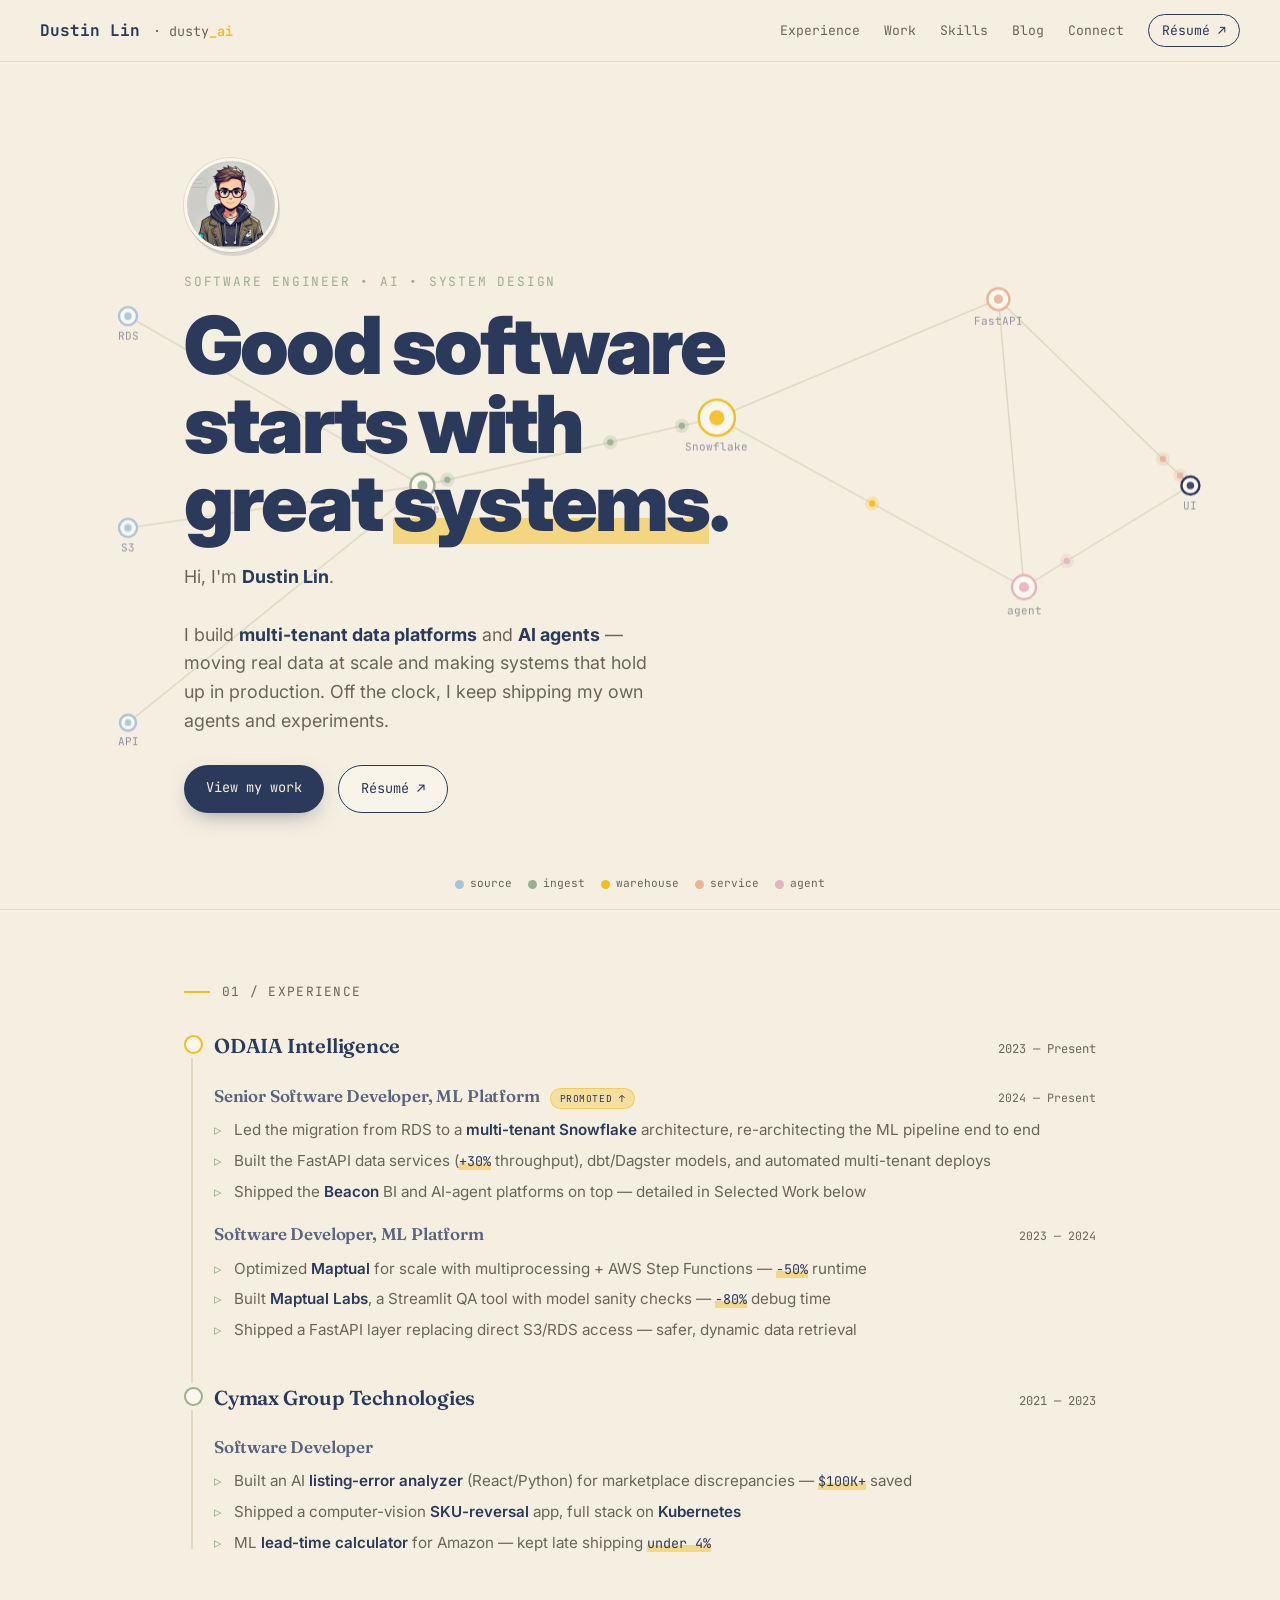
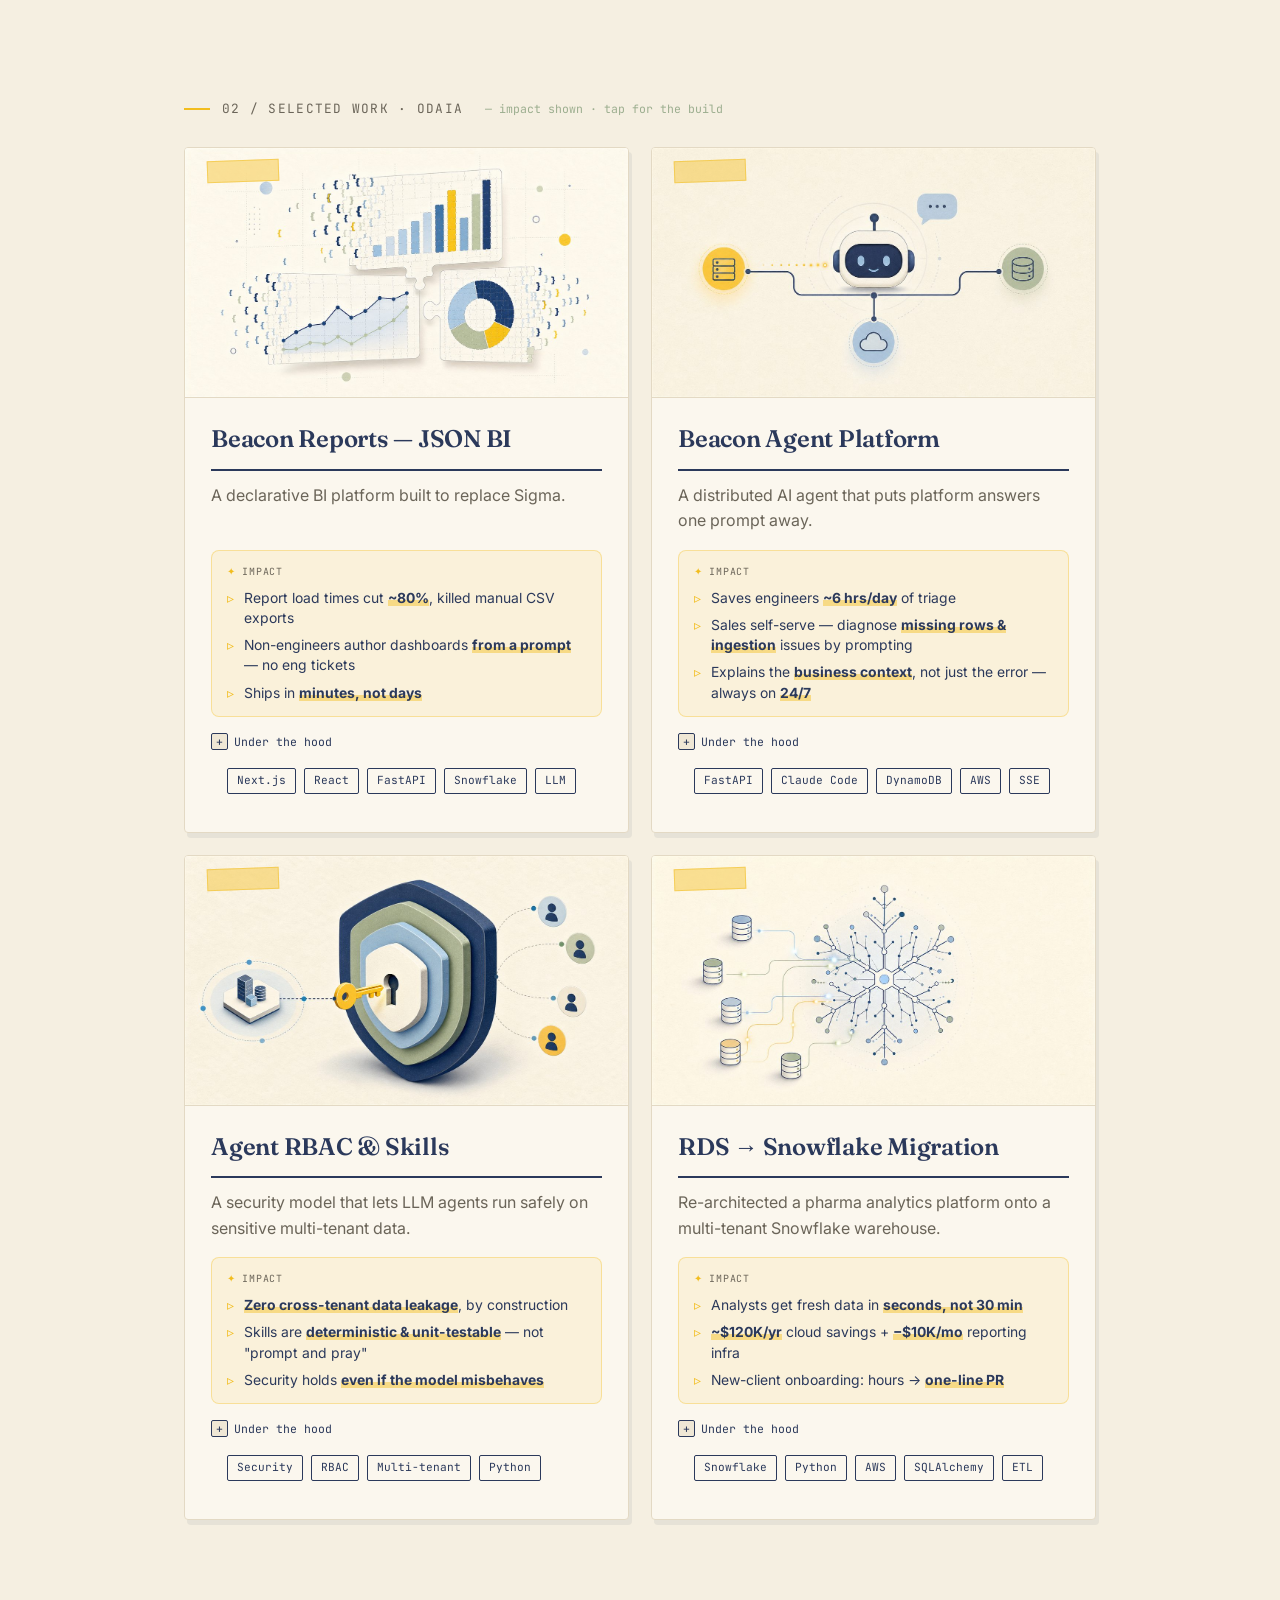
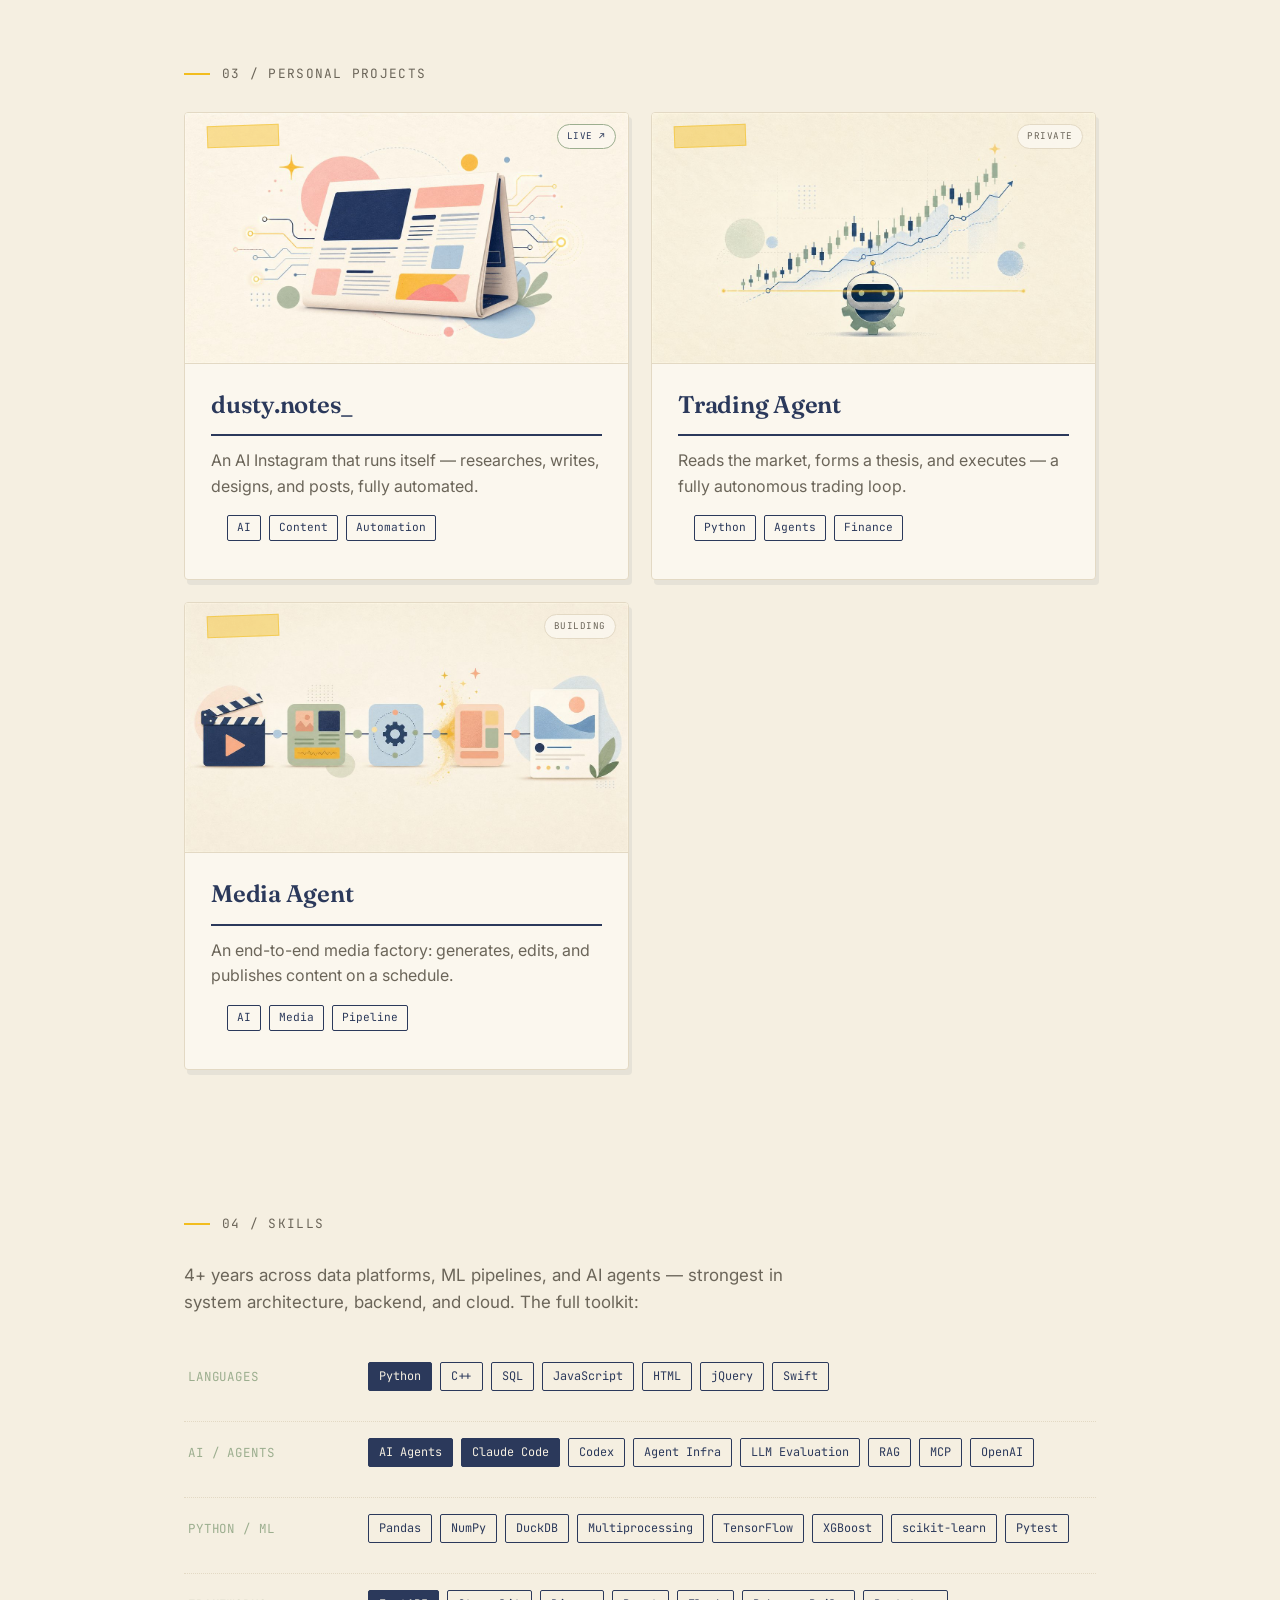
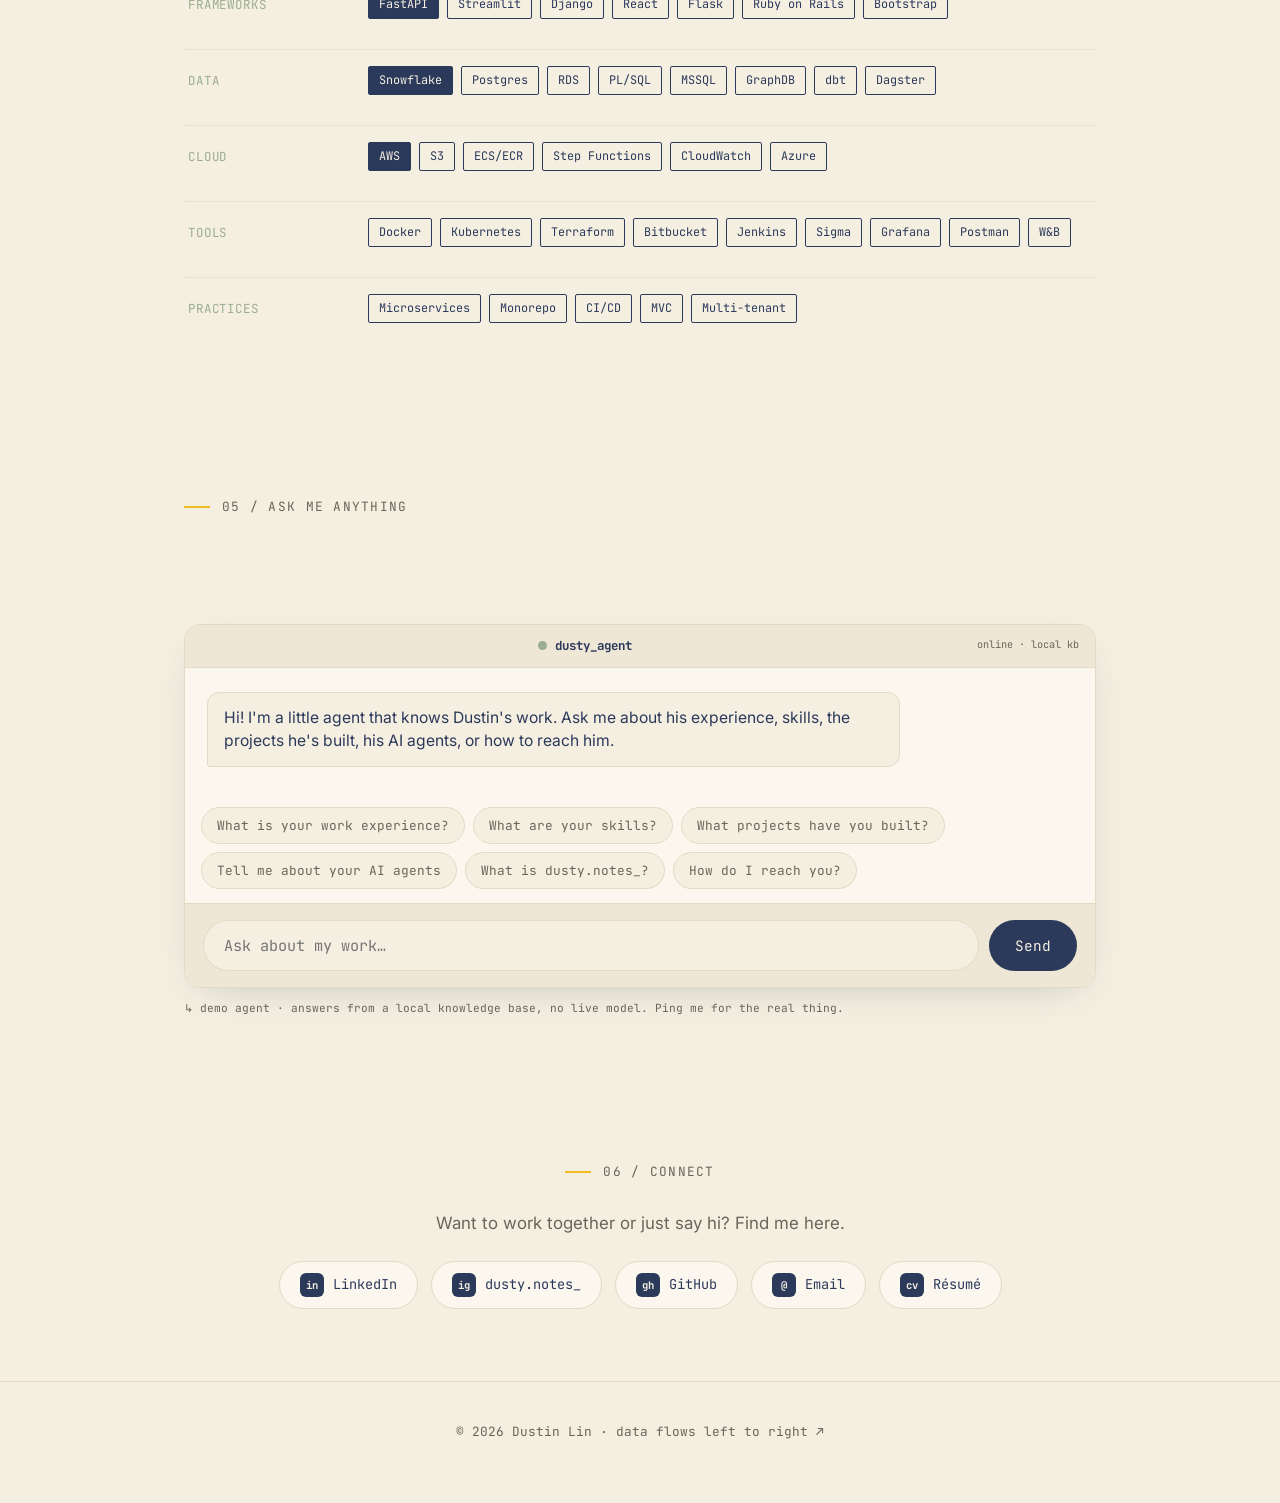
<file: index.html>
<!DOCTYPE html>
<html lang="en">
<head>
  <meta charset="UTF-8" />
  <meta name="viewport" content="width=device-width, initial-scale=1.0" />
  <title>Dustin Lin — Software Engineer · AI, Backend &amp; System Design</title>
  <meta name="description" content="Dustin Lin — software engineer passionate about AI, backend engineering, and system design. Senior Software Engineer on ML Platform at ODAIA." />
  <link rel="preconnect" href="https://fonts.googleapis.com" />
  <link rel="preconnect" href="https://fonts.gstatic.com" crossorigin />
  <link rel="stylesheet" href="https://fonts.googleapis.com/css2?family=Fraunces:opsz,wght@9..144,500;9..144,600;9..144,700&family=Inter:wght@400;500;600;700;800;900&family=JetBrains+Mono:wght@400;500;700&display=swap" />
  <link rel="stylesheet" href="theme.css" />
  <script>document.documentElement.classList.add('anim')</script>
  <style>
    *{box-sizing:border-box;margin:0;padding:0;}
    html{scroll-behavior:smooth;}
    body{font-family:var(--sans);color:var(--ink);background:var(--paper);-webkit-font-smoothing:antialiased;line-height:1.6;overflow-x:hidden;}
    a{color:inherit;text-decoration:none;}

    .nav{position:sticky;top:0;z-index:20;display:flex;align-items:center;justify-content:space-between;
      padding:14px clamp(18px,4vw,40px);background:rgba(245,239,225,.8);backdrop-filter:blur(8px);border-bottom:1px solid var(--border);}
    .nav .brand{font-family:var(--mono);font-weight:700;}.nav .brand b{color:var(--highlight);}
    .nav .links{display:flex;align-items:center;gap:clamp(12px,2.4vw,24px);}
    .nav .links a{font-family:var(--mono);font-size:.82rem;color:var(--graphite);}
    .nav .links a:hover{color:var(--ink);}
    .nav .resume{border:1px solid var(--ink);border-radius:100px;padding:5px 13px;color:var(--ink)!important;}
    .nav .resume:hover{background:var(--ink);color:var(--paper)!important;}
    .nav__menu{display:none;background:none;border:none;cursor:pointer;font-size:1.4rem;line-height:1;color:var(--ink);padding:2px 6px;font-family:var(--mono);}
    @media(max-width:640px){
      .nav__menu{display:inline-flex;}
      .nav .links{position:absolute;top:100%;left:0;right:0;flex-direction:column;align-items:stretch;gap:0;
        background:var(--paper);border-bottom:1px solid var(--border);padding:6px 0 10px;box-shadow:0 14px 26px -16px rgba(43,57,91,.4);display:none;}
      .nav.open .links{display:flex;}
      .nav .links a{padding:11px clamp(18px,4vw,40px);}
      .nav .resume{margin:8px clamp(18px,4vw,40px) 2px;text-align:center;}
    }

    /* HERO */
    .hero{position:relative;min-height:calc(100vh - 52px);min-height:calc(100svh - 52px);display:flex;align-items:center;overflow:hidden;
      border-bottom:1px solid var(--border);}
    #arch{position:absolute;inset:0;width:100%;height:100%;display:block;}
    @media(max-width:680px){#arch{opacity:.4;}}
    .hero__inner{position:relative;z-index:2;max-width:var(--max);margin:0 auto;padding:0 clamp(20px,5vw,24px);width:100%;pointer-events:none;}
    .hero__avatar{width:94px;height:94px;border-radius:50%;object-fit:cover;display:block;background:var(--card);
      border:3px solid var(--card);box-shadow:2px 4px 0 rgba(43,57,91,.14),0 0 0 1px var(--border);margin-bottom:20px;}
    .hero__eyebrow{font-family:var(--mono);font-size:.8rem;letter-spacing:.14em;text-transform:uppercase;color:var(--sage);margin-bottom:14px;}
    .hero h1{font-size:clamp(2.6rem,8vw,5rem);font-weight:900;line-height:.98;letter-spacing:-.035em;max-width:14ch;}
    .hero h1 em{font-style:normal;color:var(--ink);position:relative;}
    .hero h1 em::after{content:"";position:absolute;left:0;right:0;bottom:.08em;height:.32em;background:rgba(242,189,30,.5);z-index:-1;}
    .hero__sub{margin-top:22px;font-size:1.12rem;color:var(--graphite);max-width:44ch;}
    .hero__sub b{color:var(--ink);}
    .hero__cta{display:flex;gap:14px;margin-top:30px;flex-wrap:wrap;pointer-events:auto;}
    .btn{font-family:var(--mono);font-size:.85rem;padding:12px 22px;border-radius:100px;transition:transform .15s;cursor:pointer;}
    .btn:hover{transform:translateY(-2px);}
    .btn--p{background:var(--ink);color:var(--paper);box-shadow:0 8px 22px -8px rgba(43,57,91,.5);}
    .btn--g{border:1px solid var(--ink);background:rgba(251,247,238,.6);}
    .legend{position:absolute;bottom:16px;left:0;right:0;z-index:2;display:flex;gap:16px;justify-content:center;flex-wrap:wrap;
      font-family:var(--mono);font-size:.7rem;color:var(--graphite);pointer-events:none;}
    .legend span{display:flex;align-items:center;gap:6px;}
    .legend i{width:9px;height:9px;border-radius:50%;display:block;}
    /* hero node tooltip */
    .tip{position:absolute;z-index:3;pointer-events:none;transform:translate(-50%,-100%);
      background:var(--ink);color:var(--paper);font-family:var(--mono);font-size:.72rem;line-height:1.4;
      padding:8px 11px;border-radius:8px;max-width:210px;box-shadow:0 10px 26px -12px rgba(43,57,91,.6);
      opacity:0;transition:opacity .14s;margin-top:-12px;}
    .tip::after{content:"";position:absolute;left:50%;bottom:-5px;transform:translateX(-50%) rotate(45deg);
      width:10px;height:10px;background:var(--ink);border-radius:2px;}
    .tip b{color:var(--highlight);}
    .tip.show{opacity:1;}
    .tip small{display:block;color:var(--sky);opacity:.85;margin-top:3px;font-size:.64rem;}

    main{max-width:var(--max);margin:0 auto;padding:0 clamp(20px,5vw,24px);}
    section{padding:72px 0;}
    .stitle{font-family:var(--mono);font-size:.8rem;letter-spacing:.1em;text-transform:uppercase;color:var(--graphite);
      display:flex;align-items:center;gap:12px;margin-bottom:28px;}
    .stitle::before{content:"";width:26px;height:2px;background:var(--highlight);}
    .prose{color:var(--graphite);max-width:60ch;font-size:1.06rem;}.prose strong{color:var(--ink);}
    .tags{display:flex;flex-wrap:wrap;gap:9px;margin-top:22px;}
    .tags li{list-style:none;font-family:var(--mono);font-size:.75rem;padding:5px 12px;background:var(--card);border:1px solid var(--border);border-radius:100px;color:var(--graphite);}
    /* skills matrix */
    .skills{display:flex;flex-direction:column;}
    .skillrow{display:grid;grid-template-columns:140px 1fr;gap:24px;align-items:start;padding:16px 4px;border-bottom:1px dotted var(--border);}
    .skillrow:last-child{border-bottom:none;}
    .skillcat{font-family:var(--mono);font-size:.78rem;color:var(--sage);text-transform:uppercase;letter-spacing:.07em;padding-top:5px;}
    .skillrow .chips{margin-top:0;gap:8px;}
    .skillrow .chips li{font-size:.74rem;padding:4px 10px;}
    @media(max-width:600px){.skillrow{grid-template-columns:1fr;gap:10px;}}

    .timeline{position:relative;display:flex;flex-direction:column;gap:40px;padding-left:30px;}
    .timeline::before{content:"";position:absolute;left:7px;top:6px;bottom:6px;width:2px;background:var(--border);}
    .job{position:relative;}
    .job::before{content:"";position:absolute;left:-30px;top:5px;width:15px;height:15px;border-radius:50%;
      background:var(--card);border:2.5px solid var(--sage);box-shadow:0 0 0 4px var(--paper);}
    .job--now::before{border-color:var(--highlight);}
    .job__co-head{display:flex;flex-wrap:wrap;align-items:baseline;gap:10px;margin-bottom:2px;}
    .job__co-name{font-family:var(--serif);font-size:1.26rem;font-weight:600;letter-spacing:-.01em;color:var(--ink);}
    .job__yr{font-family:var(--mono);font-size:.76rem;color:var(--graphite);margin-left:auto;}
    .role{padding-top:17px;}
    .role:first-of-type{padding-top:6px;}
    .role__top{display:flex;flex-wrap:wrap;align-items:baseline;gap:10px;}
    .job__role{font-family:var(--serif);font-size:1.06rem;font-weight:600;letter-spacing:-.01em;color:var(--ink-soft);}
    .role__yr{font-family:var(--mono);font-size:.72rem;color:var(--graphite);margin-left:auto;}
    .job__promo{font-family:var(--mono);font-size:.6rem;text-transform:uppercase;letter-spacing:.06em;color:var(--ink);
      background:rgba(242,189,30,.32);border:1px solid rgba(242,189,30,.55);border-radius:100px;padding:2px 9px;}
    .ach{list-style:none;margin-top:10px;display:flex;flex-direction:column;gap:8px;}
    .ach li{position:relative;padding-left:20px;color:var(--graphite);font-size:.95rem;line-height:1.5;}
    .ach li::before{content:"▹";position:absolute;left:0;top:0;color:var(--sage);}
    .ach b{color:var(--ink);font-weight:600;}
    .ach em{font-style:normal;font-family:var(--mono);font-size:.84rem;color:var(--ink);white-space:nowrap;
      box-shadow:inset 0 -7px 0 rgba(242,189,30,.45);}
    @media(max-width:600px){.job__yr,.role__yr{margin-left:0;}}

    .grid{display:grid;grid-template-columns:repeat(auto-fill,minmax(380px,1fr));gap:22px;}
    @media(max-width:820px){.grid{grid-template-columns:1fr;}}
    .card{background:var(--card);border:1px solid var(--border);border-radius:4px;overflow:hidden;display:flex;flex-direction:column;
      box-shadow:3px 5px 0 rgba(43,57,91,.07);transition:transform .18s,box-shadow .2s;}
    .card:hover{transform:translateY(-4px)!important;box-shadow:6px 10px 0 rgba(43,57,91,.11);}
    .card .media{aspect-ratio:16/9;border-bottom:1px solid var(--border);background:var(--paper2);position:relative;}
    .card .media img{width:100%;height:100%;object-fit:cover;display:block;}
    .card .media::after{content:"";position:absolute;top:12px;left:22px;width:70px;height:20px;
      background:rgba(242,189,30,.42);border:1px solid rgba(242,189,30,.5);transform:rotate(-2deg);}
    .card .b{padding:22px 26px 24px;display:flex;flex-direction:column;flex:1;}
    .card h3{font-family:var(--serif);font-size:1.5rem;font-weight:600;letter-spacing:-.01em;
      border-bottom:2px solid var(--ink);padding-bottom:10px;margin-bottom:12px;}
    .card p{color:var(--graphite);font-size:1rem;flex:1;}
    /* notebook spec sheet */
    .spec{list-style:none;margin:16px 0 0;font-family:var(--mono);font-size:.82rem;}
    .spec li{display:flex;justify-content:space-between;gap:12px;padding:7px 0;border-bottom:1px dotted var(--border);}
    .spec li span{color:var(--graphite);}
    .spec li b{font-variant-numeric:tabular-nums;color:var(--ink);box-shadow:inset 0 -7px 0 rgba(242,189,30,.45);}
    /* square tag chips */
    .chips{list-style:none;display:flex;flex-wrap:wrap;gap:7px;margin-top:16px;}
    .chips li{font-family:var(--mono);font-size:.7rem;border:1px solid var(--ink);border-radius:2px;padding:3px 9px;color:var(--ink);}
    .chips li.pri{background:var(--ink);color:var(--paper);}
    .card__badge{position:absolute;top:11px;right:12px;font-family:var(--mono);font-size:.58rem;text-transform:uppercase;letter-spacing:.06em;
      padding:4px 9px;border-radius:100px;background:rgba(251,247,238,.92);border:1px solid var(--border);color:var(--graphite);}
    .card__badge--live{color:var(--ink);border-color:var(--sage);}
    /* expandable work cards */
    .card .impact{margin-top:16px;padding:13px 15px;background:rgba(242,189,30,.09);border:1px solid rgba(242,189,30,.35);border-radius:8px;}
    .card .impact__h{font-family:var(--mono);font-size:.62rem;text-transform:uppercase;letter-spacing:.09em;color:var(--graphite);margin-bottom:8px;display:flex;align-items:center;gap:6px;}
    .card .impact__h::before{content:"✦";color:var(--highlight);}
    .card .impact ul{list-style:none;display:flex;flex-direction:column;gap:7px;}
    .card .impact li{position:relative;font-size:.87rem;color:var(--ink);padding-left:17px;line-height:1.45;}
    .card .impact li::before{content:"▹";position:absolute;left:0;top:0;color:var(--highlight);}
    .card .impact b{color:var(--ink);font-weight:700;box-shadow:inset 0 -6px 0 rgba(242,189,30,.45);}
    .card .more{display:grid;grid-template-rows:0fr;transition:grid-template-rows .28s ease;}
    .card .more>.more__in{overflow:hidden;min-height:0;}
    .card.open .more{grid-template-rows:1fr;}
    .card.open .more>.more__in{margin-top:12px;}
    .card .more ul{list-style:none;}
    .card .more li{position:relative;font-family:var(--mono);font-size:.76rem;color:var(--graphite);padding:5px 0 5px 18px;line-height:1.45;}
    .card .more li::before{content:"→";position:absolute;left:0;top:5px;color:var(--sage);}
    .exp-btn{align-self:flex-start;margin-top:14px;font-family:var(--mono);font-size:.72rem;color:var(--ink);
      background:none;border:none;cursor:pointer;display:inline-flex;align-items:center;gap:6px;padding:2px 0;}
    .exp-btn:hover{color:var(--highlight);}
    .exp-btn i{display:inline-grid;place-items:center;width:17px;height:17px;border:1px solid var(--ink);border-radius:2px;
      font-style:normal;transition:transform .25s,background .2s;background:var(--paper2);}
    .card.open .exp-btn i{transform:rotate(45deg);background:var(--highlight);border-color:var(--highlight);}

    /* ASK — mini agent */
    .chat{width:100%;background:var(--card);border:1px solid var(--border);border-radius:16px;overflow:hidden;
      box-shadow:0 12px 40px -22px rgba(43,57,91,.35);}
    .chat__bar{display:flex;align-items:center;gap:8px;padding:11px 16px;border-bottom:1px solid var(--border);background:var(--paper2);}
    .chat__bar .dot{width:9px;height:9px;border-radius:50%;background:var(--sage);box-shadow:0 0 0 0 rgba(156,174,143,.6);animation:pulse 2.4s infinite;}
    @keyframes pulse{0%{box-shadow:0 0 0 0 rgba(156,174,143,.5)}70%{box-shadow:0 0 0 7px rgba(156,174,143,0)}100%{box-shadow:0 0 0 0 rgba(156,174,143,0)}}
    .chat__bar b{font-family:var(--mono);font-size:.78rem;}
    .chat__bar span{margin-left:auto;font-family:var(--mono);font-size:.64rem;color:var(--graphite);}
    .chat__log{padding:24px 22px;display:flex;flex-direction:column;gap:14px;max-height:480px;overflow-y:auto;}
    .msg{max-width:80%;padding:13px 16px;border-radius:12px;font-size:.98rem;line-height:1.5;white-space:pre-wrap;}
    .msg--bot{background:var(--paper);border:1px solid var(--border);border-bottom-left-radius:3px;align-self:flex-start;color:var(--ink);}
    .msg--me{background:var(--ink);color:var(--paper);border-bottom-right-radius:3px;align-self:flex-end;font-family:var(--mono);font-size:.82rem;}
    .msg--bot a{color:var(--ink);text-decoration:underline;text-decoration-color:var(--highlight);text-underline-offset:2px;}
    .msg--bot b{color:var(--ink);font-weight:700;}
    .msg--bot .msg-list{list-style:none;margin:10px 0 4px;display:flex;flex-direction:column;gap:8px;}
    .msg--bot .msg-list li{position:relative;padding-left:18px;}
    .msg--bot .msg-list li::before{content:"▹";position:absolute;left:0;color:var(--sage);}
    .msg .cursor{display:inline-block;width:7px;height:1em;background:var(--highlight);margin-left:1px;vertical-align:-2px;animation:blink 1s steps(2) infinite;}
    @keyframes blink{50%{opacity:0}}
    .chips{display:flex;flex-wrap:wrap;gap:8px;padding:0 16px 14px;}
    .chip{font-family:var(--mono);font-size:.8rem;padding:9px 15px;background:var(--paper);border:1px solid var(--border);
      border-radius:100px;color:var(--graphite);cursor:pointer;transition:border-color .18s,color .18s,transform .12s;}
    .chip:hover{border-color:var(--sage);color:var(--ink);transform:translateY(-1px);}
    .chat__form{display:flex;gap:10px;padding:16px 18px;border-top:1px solid var(--border);background:var(--paper2);}
    .chat__form input{flex:1;font-family:var(--mono);font-size:.95rem;color:var(--ink);background:var(--paper);
      border:1px solid var(--border);border-radius:100px;padding:14px 20px;outline:none;}
    .chat__form input:focus{border-color:var(--sage);}
    .chat__form button{font-family:var(--mono);font-size:.9rem;background:var(--ink);color:var(--paper);border:none;
      border-radius:100px;padding:14px 26px;cursor:pointer;transition:transform .12s;}
    .chat__form button:hover{transform:translateY(-1px);}
    .chat__note{font-family:var(--mono);font-size:.7rem;color:var(--graphite);margin-top:12px;}

    .center{text-align:center;}.center .stitle{justify-content:center;}
    .socials{display:flex;flex-wrap:wrap;gap:13px;justify-content:center;margin-top:24px;}
    .social{display:flex;align-items:center;gap:9px;padding:11px 20px;background:var(--card);border:1px solid var(--border);border-radius:100px;font-family:var(--mono);font-size:.85rem;transition:transform .15s,border-color .2s;}
    .social:hover{transform:translateY(-2px);border-color:var(--sage);}
    .social i{display:inline-grid;place-items:center;width:24px;height:24px;border-radius:6px;background:var(--ink);color:var(--paper);font-size:.66rem;font-weight:700;font-style:normal;}
    footer{text-align:center;padding:40px 20px 60px;color:var(--graphite);font-family:var(--mono);font-size:.8rem;border-top:1px solid var(--border);}
    /* scroll reveal + hero load-in */
    @media(prefers-reduced-motion:no-preference){
      .anim .stitle,.anim .prose,.anim .job,.anim .skillrow,.anim .card,.anim .pcard,.anim .socials,.anim .chat,.anim .demo,.anim .slot,
      .anim .hero__eyebrow,.anim .hero h1,.anim .hero__sub,.anim .hero__cta,.anim .hero__avatar,
      .anim .phead .eyebrow,.anim .phead h1,.anim .phead .lead,
      .anim .ahead .back,.anim .ahead .ahead__meta,.anim .ahead h1,.anim .ahead .lead,.anim .body>*{opacity:0;}
      .anim .in{animation:reveal-rise .6s cubic-bezier(.22,.61,.36,1) both;}
      .anim .hero__eyebrow{animation-delay:.06s;} .anim .hero h1{animation-delay:.13s;}
      .anim .hero__sub{animation-delay:.23s;} .anim .hero__cta{animation-delay:.33s;}
      .anim .grid .card:nth-child(2),.anim .grid .pcard:nth-child(2){animation-delay:.08s;}
      .anim .grid .card:nth-child(3),.anim .grid .pcard:nth-child(3){animation-delay:.16s;}
      .anim .grid .card:nth-child(4),.anim .grid .pcard:nth-child(4){animation-delay:.24s;}
    }
    @keyframes reveal-rise{from{opacity:0;transform:translateY(22px);}to{opacity:1;transform:translateY(0);}}
    @media(prefers-reduced-motion:reduce){*{scroll-behavior:auto;transition:none!important;}}
  </style>
</head>
<body>
  <header class="nav">
    <a href="#top" class="brand">Dustin Lin <span class="brand__h">· dusty<b>_ai</b></span></a>
    <button class="nav__menu" aria-label="Menu" aria-expanded="false">☰</button>
    <nav class="links">
      <a href="#experience">Experience</a><a href="#work">Work</a><a href="#skills">Skills</a><a href="blog.html">Blog</a><a href="#connect">Connect</a>
      <a class="resume" href="assets/Dustin-Lin-Resume.pdf" target="_blank" rel="noopener">Résumé ↗</a>
    </nav>
  </header>

  <section class="hero" id="top">
    <canvas id="arch" aria-hidden="true"></canvas>
    <div class="tip" id="tip" aria-hidden="true"></div>
    <div class="hero__inner">
      <img class="hero__avatar" src="assets/profile.png" alt="Dustin Lin" width="94" height="94" />
      <p class="hero__eyebrow">Software Engineer • AI • System Design</p>
      <h1>Good software<br>starts with<br>great <em>systems</em>.</h1>
      <p class="hero__sub">Hi, I'm <b>Dustin Lin</b>.<br><br>I build <b>multi-tenant data platforms</b> and <b>AI agents</b> — moving
        real data at scale and making systems that hold up in production. Off the clock, I keep shipping my own agents and experiments.</p>
      <div class="hero__cta">
        <a class="btn btn--p" href="#work">View my work</a>
        <a class="btn btn--g" href="assets/Dustin-Lin-Resume.pdf" target="_blank" rel="noopener">Résumé ↗</a>
      </div>
    </div>
    <div class="legend">
      <span><i style="background:var(--sky)"></i>source</span>
      <span><i style="background:var(--sage)"></i>ingest</span>
      <span><i style="background:var(--highlight)"></i>warehouse</span>
      <span><i style="background:var(--peach)"></i>service</span>
      <span><i style="background:var(--blush)"></i>agent</span>
    </div>
  </section>

  <main>
    <section id="experience">
      <p class="stitle">01 / Experience</p>
      <div class="timeline">
        <article class="job job--now">
          <div class="job__co-head"><span class="job__co-name">ODAIA Intelligence</span><span class="job__yr">2023 — Present</span></div>
          <div class="role">
            <div class="role__top"><h3 class="job__role">Senior Software Developer, ML Platform</h3><span class="job__promo">Promoted ↑</span><span class="role__yr">2024 — Present</span></div>
            <ul class="ach">
              <li>Led the migration from RDS to a <b>multi-tenant Snowflake</b> architecture, re-architecting the ML pipeline end to end</li>
              <li>Built the FastAPI data services (<em>+30%</em> throughput), dbt/Dagster models, and automated multi-tenant deploys</li>
              <li>Shipped the <b>Beacon</b> BI and AI-agent platforms on top — detailed in Selected Work below</li>
            </ul>
          </div>
          <div class="role">
            <div class="role__top"><h3 class="job__role">Software Developer, ML Platform</h3><span class="role__yr">2023 — 2024</span></div>
            <ul class="ach">
              <li>Optimized <b>Maptual</b> for scale with multiprocessing + AWS Step Functions — <em>−50%</em> runtime</li>
              <li>Built <b>Maptual Labs</b>, a Streamlit QA tool with model sanity checks — <em>−80%</em> debug time</li>
              <li>Shipped a FastAPI layer replacing direct S3/RDS access — safer, dynamic data retrieval</li>
            </ul>
          </div>
        </article>
        <article class="job">
          <div class="job__co-head"><span class="job__co-name">Cymax Group Technologies</span><span class="job__yr">2021 — 2023</span></div>
          <div class="role">
            <div class="role__top"><h3 class="job__role">Software Developer</h3></div>
            <ul class="ach">
              <li>Built an AI <b>listing-error analyzer</b> (React/Python) for marketplace discrepancies — <em>$100K+</em> saved</li>
              <li>Shipped a computer-vision <b>SKU-reversal</b> app, full stack on <b>Kubernetes</b></li>
              <li>ML <b>lead-time calculator</b> for Amazon — kept late shipping <em>under 4%</em></li>
            </ul>
          </div>
        </article>
      </div>
    </section>

    <section id="work">
      <p class="stitle">02 / Selected Work · ODAIA <span style="margin-left:10px;color:var(--sage);text-transform:none;letter-spacing:0;font-size:.72rem;">— impact shown · tap for the build</span></p>
      <div class="grid">
        <article class="card"><div class="media"><img src="assets/work/beacon-reports.jpg" alt="Beacon Reports" loading="lazy"/></div><div class="b"><h3>Beacon Reports — JSON BI</h3><p>A declarative BI platform built to replace Sigma.</p><div class="impact"><p class="impact__h">Impact</p><ul><li>Report load times cut <b>~80%</b>, killed manual CSV exports</li><li>Non-engineers author dashboards <b>from a prompt</b> — no eng tickets</li><li>Ships in <b>minutes, not days</b></li></ul></div><button class="exp-btn" aria-expanded="false"><i>+</i> Under the hood</button><div class="more"><div class="more__in"><ul><li>Dashboards are JSON documents, not code</li><li>~20-widget rendering registry</li><li>Safe, parameterized SQL against Snowflake</li></ul></div></div><ul class="chips"><li>Next.js</li><li>React</li><li>FastAPI</li><li>Snowflake</li><li>LLM</li></ul></div></article>
        <article class="card"><div class="media"><img src="assets/work/beacon-agent.jpg" alt="Beacon Agent" loading="lazy"/></div><div class="b"><h3>Beacon Agent Platform</h3><p>A distributed AI agent that puts platform answers one prompt away.</p><div class="impact"><p class="impact__h">Impact</p><ul><li>Saves engineers <b>~6 hrs/day</b> of triage</li><li>Sales self-serve — diagnose <b>missing rows &amp; ingestion</b> issues by prompting</li><li>Explains the <b>business context</b>, not just the error — always on <b>24/7</b></li></ul></div><button class="exp-btn" aria-expanded="false"><i>+</i> Under the hood</button><div class="more"><div class="more__in"><ul><li>Chat UI ⇄ gateway ⇄ Claude Code workers</li><li>Sticky routing + conversation locks</li><li>SSE streaming, OpenAI-compatible API</li></ul></div></div><ul class="chips"><li>FastAPI</li><li>Claude Code</li><li>DynamoDB</li><li>AWS</li><li>SSE</li></ul></div></article>
        <article class="card"><div class="media"><img src="assets/work/agent-rbac.jpg" alt="Agent RBAC" loading="lazy"/></div><div class="b"><h3>Agent RBAC &amp; Skills</h3><p>A security model that lets LLM agents run safely on sensitive multi-tenant data.</p><div class="impact"><p class="impact__h">Impact</p><ul><li><b>Zero cross-tenant data leakage</b>, by construction</li><li>Skills are <b>deterministic &amp; unit-testable</b> — not "prompt and pray"</li><li>Security holds <b>even if the model misbehaves</b></li></ul></div><button class="exp-btn" aria-expanded="false"><i>+</i> Under the hood</button><div class="more"><div class="more__in"><ul><li>Scope is a property of the environment, not the model</li><li>RBAC injected by trusted infrastructure</li><li>Enforced at four independent layers</li></ul></div></div><ul class="chips"><li>Security</li><li>RBAC</li><li>Multi-tenant</li><li>Python</li></ul></div></article>
        <article class="card"><div class="media"><img src="assets/work/snowflake-migration.jpg" alt="Snowflake" loading="lazy"/></div><div class="b"><h3>RDS → Snowflake Migration</h3><p>Re-architected a pharma analytics platform onto a multi-tenant Snowflake warehouse.</p><div class="impact"><p class="impact__h">Impact</p><ul><li>Analysts get fresh data in <b>seconds, not 30 min</b></li><li><b>~$120K/yr</b> cloud savings + <b>−$10K/mo</b> reporting infra</li><li>New-client onboarding: hours → <b>one-line PR</b></li></ul></div><button class="exp-btn" aria-expanded="false"><i>+</i> Under the hood</button><div class="more"><div class="more__in"><ul><li>Database-per-client isolation</li><li>Idempotent stage → temp → MERGE ingestion</li><li>Typer CLI + Bitbucket pipelines for deploys</li></ul></div></div><ul class="chips"><li>Snowflake</li><li>Python</li><li>AWS</li><li>SQLAlchemy</li><li>ETL</li></ul></div></article>
      </div>
    </section>

    <section id="projects">
      <p class="stitle">03 / Personal Projects</p>
      <div class="grid">
        <a class="card" href="https://www.instagram.com/dusty.notes_/" target="_blank" rel="noopener"><div class="media"><img src="assets/work/dusty-notes.jpg" alt="dusty.notes_" loading="lazy"/><span class="card__badge card__badge--live">Live ↗</span></div><div class="b"><h3>dusty.notes_</h3><p>An AI Instagram that runs itself — researches, writes, designs, and posts, fully automated.</p><ul class="chips"><li>AI</li><li>Content</li><li>Automation</li></ul></div></a>
        <article class="card"><div class="media"><img src="assets/work/trading-agent.jpg" alt="Trading Agent" loading="lazy"/><span class="card__badge">Private</span></div><div class="b"><h3>Trading Agent</h3><p>Reads the market, forms a thesis, and executes — a fully autonomous trading loop.</p><ul class="chips"><li>Python</li><li>Agents</li><li>Finance</li></ul></div></article>
        <article class="card"><div class="media"><img src="assets/work/media-agent.jpg" alt="Media Agent" loading="lazy"/><span class="card__badge">Building</span></div><div class="b"><h3>Media Agent</h3><p>An end-to-end media factory: generates, edits, and publishes content on a schedule.</p><ul class="chips"><li>AI</li><li>Media</li><li>Pipeline</li></ul></div></article>
      </div>
    </section>

    <section id="skills">
      <p class="stitle">04 / Skills</p>
      <p class="prose" style="margin-bottom:30px;">4+ years across data platforms, ML pipelines, and AI agents — strongest in
        system architecture, backend, and cloud. The full toolkit:</p>
      <div class="skills">
        <div class="skillrow"><span class="skillcat">Languages</span><ul class="chips"><li class="pri">Python</li><li>C++</li><li>SQL</li><li>JavaScript</li><li>HTML</li><li>jQuery</li><li>Swift</li></ul></div>
        <div class="skillrow"><span class="skillcat">AI / Agents</span><ul class="chips"><li class="pri">AI Agents</li><li class="pri">Claude Code</li><li>Codex</li><li>Agent Infra</li><li>LLM Evaluation</li><li>RAG</li><li>MCP</li><li>OpenAI</li></ul></div>
        <div class="skillrow"><span class="skillcat">Python / ML</span><ul class="chips"><li>Pandas</li><li>NumPy</li><li>DuckDB</li><li>Multiprocessing</li><li>TensorFlow</li><li>XGBoost</li><li>scikit-learn</li><li>Pytest</li></ul></div>
        <div class="skillrow"><span class="skillcat">Frameworks</span><ul class="chips"><li class="pri">FastAPI</li><li>Streamlit</li><li>Django</li><li>React</li><li>Flask</li><li>Ruby on Rails</li><li>Bootstrap</li></ul></div>
        <div class="skillrow"><span class="skillcat">Data</span><ul class="chips"><li class="pri">Snowflake</li><li>Postgres</li><li>RDS</li><li>PL/SQL</li><li>MSSQL</li><li>GraphDB</li><li>dbt</li><li>Dagster</li></ul></div>
        <div class="skillrow"><span class="skillcat">Cloud</span><ul class="chips"><li class="pri">AWS</li><li>S3</li><li>ECS/ECR</li><li>Step Functions</li><li>CloudWatch</li><li>Azure</li></ul></div>
        <div class="skillrow"><span class="skillcat">Tools</span><ul class="chips"><li>Docker</li><li>Kubernetes</li><li>Terraform</li><li>Bitbucket</li><li>Jenkins</li><li>Sigma</li><li>Grafana</li><li>Postman</li><li>W&amp;B</li></ul></div>
        <div class="skillrow"><span class="skillcat">Practices</span><ul class="chips"><li>Microservices</li><li>Monorepo</li><li>CI/CD</li><li>MVC</li><li>Multi-tenant</li></ul></div>
      </div>
    </section>

    <section id="ask">
      <p class="stitle">05 / Ask me anything</p>
      <p class="prose" style="margin-bottom:24px;">I build agents for a living — so here's a little one that knows my work. Ask it anything, or tap a starter below.</p>
      <div class="chat" id="chat">
        <div class="chat__bar"><span class="dot"></span><b>dusty_agent</b><span>online · local kb</span></div>
        <div class="chat__log" id="log"></div>
        <div class="chips" id="chips"></div>
        <form class="chat__form" id="form" autocomplete="off">
          <input id="q" type="text" placeholder="Ask about my work…" aria-label="Ask a question" />
          <button type="submit">Send</button>
        </form>
      </div>
      <p class="chat__note">↳ demo agent · answers from a local knowledge base, no live model. Ping me for the real thing.</p>
    </section>

    <section id="connect" class="center">
      <p class="stitle">06 / Connect</p>
      <p class="prose" style="margin:0 auto;">Want to work together or just say hi? Find me here.</p>
      <div class="socials">
        <a class="social" href="https://www.linkedin.com/in/dustinlin718/" target="_blank" rel="noopener"><i>in</i> LinkedIn</a>
        <a class="social" href="https://www.instagram.com/dusty.notes_/" target="_blank" rel="noopener"><i>ig</i> dusty.notes_</a>
        <a class="social" href="https://github.com/dustymemo" target="_blank" rel="noopener"><i>gh</i> GitHub</a>
        <a class="social" href="mailto:dustinlin718@gmail.com"><i>@</i> Email</a>
        <a class="social" href="assets/Dustin-Lin-Resume.pdf" target="_blank" rel="noopener"><i>cv</i> Résumé</a>
      </div>
    </section>
  </main>
  <footer>© 2026 Dustin Lin · data flows left to right ↗</footer>

  <script>
  /* ===== Interactive hero architecture diagram ===== */
  (function(){
    const canvas=document.getElementById('arch'), ctx=canvas.getContext('2d');
    const tip=document.getElementById('tip');
    const C={paper:'#f5efe1',ink:'#2b395b',line:'#c9bfa6',sky:'#a8c4d8',sage:'#9cae8f',hl:'#f2bd1e',peach:'#e9b596',blush:'#e5b3bd'};
    const reduce=window.matchMedia('(prefers-reduced-motion: reduce)').matches;
    let W,H,DPR,nodes=[],edges=[],pulses=[],hover=-1,mx=0,my=0;
    // logical layout in 0..1 space: source -> ingest -> warehouse -> service -> agent/ui
    const layout=[
      {id:'s1',x:.10,y:.30,c:'sky',r:9,label:'RDS',  desc:'Legacy Postgres/RDS — the source we migrated off.',link:'#work'},
      {id:'s2',x:.10,y:.55,c:'sky',r:9,label:'S3',   desc:'Raw client data landing zone.',link:'#work'},
      {id:'s3',x:.10,y:.78,c:'sky',r:8,label:'API',  desc:'External API sources feeding the pipeline.',link:'#work'},
      {id:'st',x:.33,y:.5, c:'sage',r:12,label:'stage',desc:'Idempotent stage → temp → MERGE ingestion.',link:'#work'},
      {id:'wh',x:.56,y:.42,c:'hl',  r:18,label:'Snowflake',desc:'Multi-tenant Snowflake — database-per-client isolation.',link:'#work'},
      {id:'sv',x:.78,y:.28,c:'peach',r:11,label:'FastAPI',desc:'FastAPI data + JSON-driven BI services.',link:'#work'},
      {id:'ag',x:.80,y:.62,c:'blush',r:12,label:'agent',desc:'Beacon AI agent on Claude Code workers.',link:'#ask'},
      {id:'ui',x:.93,y:.5, c:'ink', r:9,label:'UI',   desc:'Chat UI + dashboards, where it all surfaces.',link:'#projects'}
    ];
    const conns=[['s1','st'],['s2','st'],['s3','st'],['st','wh'],['wh','sv'],['wh','ag'],['sv','ui'],['ag','ui'],['ag','sv']];
    function resize(){
      DPR=Math.min(window.devicePixelRatio||1,2);
      const p=canvas.parentElement.getBoundingClientRect();
      W=p.width;H=p.height;canvas.width=W*DPR;canvas.height=H*DPR;ctx.setTransform(DPR,0,0,DPR,0,0);
      nodes=layout.map(n=>({...n,px:n.x*W,py:n.y*H}));
      const byId=Object.fromEntries(nodes.map(n=>[n.id,n]));
      edges=conns.map(([a,b])=>({a:byId[a],b:byId[b]}));
    }
    function spawn(){
      if(reduce) return;
      const e=edges[Math.floor(Math.random()*edges.length)];
      pulses.push({e,t:0,sp:0.006+Math.random()*0.006,col:C[e.a.c]||C.sage});
    }
    function isHot(node){ return hover>=0 && (edges.length) && (node===nodes[hover]); }
    function edgeHot(e){ return hover>=0 && (e.a===nodes[hover]||e.b===nodes[hover]); }
    function draw(){
      ctx.clearRect(0,0,W,H);
      edges.forEach(e=>{
        const hot=edgeHot(e);
        ctx.strokeStyle=hot?C.ink:C.line;ctx.lineWidth=hot?2.2:1.4;ctx.globalAlpha=hot?.9:.55;
        ctx.beginPath();ctx.moveTo(e.a.px,e.a.py);ctx.lineTo(e.b.px,e.b.py);ctx.stroke();
      });
      ctx.globalAlpha=1;
      pulses.forEach(p=>{
        p.t+=p.sp;const x=p.e.a.px+(p.e.b.px-p.e.a.px)*p.t,y=p.e.a.py+(p.e.b.py-p.e.a.py)*p.t;
        ctx.fillStyle=p.col;ctx.globalAlpha=.9;
        ctx.beginPath();ctx.arc(x,y,3.2,0,7);ctx.fill();
        ctx.globalAlpha=.25;ctx.beginPath();ctx.arc(x,y,7,0,7);ctx.fill();
      });
      ctx.globalAlpha=1;
      pulses=pulses.filter(p=>p.t<1);
      nodes.forEach((n,i)=>{
        const col=C[n.c]||C.ink, hot=(i===hover), r=hot?n.r+3:n.r;
        if(hot){ ctx.globalAlpha=.18;ctx.fillStyle=col;ctx.beginPath();ctx.arc(n.px,n.py,r+11,0,7);ctx.fill();ctx.globalAlpha=1; }
        ctx.fillStyle='#fbf7ee';ctx.strokeStyle=col;ctx.lineWidth=hot?3.2:2.4;
        ctx.beginPath();ctx.arc(n.px,n.py,r,0,7);ctx.fill();ctx.stroke();
        ctx.fillStyle=col;ctx.globalAlpha=.9;
        ctx.beginPath();ctx.arc(n.px,n.py,r*0.42,0,7);ctx.fill();ctx.globalAlpha=1;
        ctx.fillStyle=C.ink;ctx.globalAlpha=hot?.85:.5;ctx.font=(hot?'700 ':'')+'11px "JetBrains Mono", monospace';
        ctx.textAlign='center';ctx.fillText(n.label,n.px,n.py+r+15);ctx.globalAlpha=1;
      });
    }
    function pick(x,y){
      for(let i=0;i<nodes.length;i++){const n=nodes[i];if(Math.hypot(x-n.px,y-n.py)<=n.r+9)return i;}
      return -1;
    }
    function onMove(ev){
      const rect=canvas.getBoundingClientRect();
      mx=ev.clientX-rect.left;my=ev.clientY-rect.top;
      const h=pick(mx,my);
      if(h!==hover){ hover=h; if(reduce)draw(); }
      canvas.style.cursor=h>=0?'pointer':'default';
      if(h>=0){
        const n=nodes[h];
        tip.innerHTML='<b>'+n.label+'</b>'+n.desc+'<small>click → jump to section</small>';
        tip.style.left=n.px+'px';tip.style.top=n.py+'px';tip.classList.add('show');
      } else { tip.classList.remove('show'); }
    }
    function onLeave(){ hover=-1;tip.classList.remove('show');canvas.style.cursor='default';if(reduce)draw(); }
    function onClick(){ if(hover>=0){const t=nodes[hover].link;const el=document.querySelector(t);if(el)el.scrollIntoView({behavior:'smooth'});} }
    let last=0;
    function loop(ts){ if(!reduce){ if(ts-last>420){spawn();last=ts;} } draw();requestAnimationFrame(loop); }
    window.addEventListener('resize',resize);
    canvas.addEventListener('mousemove',onMove);
    canvas.addEventListener('mouseleave',onLeave);
    canvas.addEventListener('click',onClick);
    resize();
    if(reduce){ edges.forEach((e,i)=>{ if(i%2===0) pulses.push({e,t:.5,sp:0,col:C[e.a.c]||C.sage}); }); draw(); }
    else { for(let i=0;i<5;i++) spawn(); requestAnimationFrame(loop); }
  })();

  /* ===== Expandable work cards ===== */
  (function(){
    document.querySelectorAll('#work .exp-btn').forEach(btn=>{
      btn.addEventListener('click',()=>{
        const card=btn.closest('.card'), open=card.classList.toggle('open');
        btn.setAttribute('aria-expanded',open);
        btn.lastChild.textContent=open?' Hide':' Under the hood';
      });
    });
  })();

  /* ===== Ask-me mini agent (local knowledge base) ===== */
  (function(){
    const log=document.getElementById('log'), form=document.getElementById('form'),
          input=document.getElementById('q'), chipsEl=document.getElementById('chips');
    const reduce=window.matchMedia('(prefers-reduced-motion: reduce)').matches;
    const KB=[
      {k:['experience','work','job','career','background','professional','history'],a:"I've spent <b>4+ years</b> as a software engineer on <b>ML Platform</b> teams — building <b>multi-tenant data platforms</b>, <b>ML pipelines</b>, and <b>AI agents</b>.<ul class='msg-list'><li>Large data migrations &amp; high-throughput ingestion</li><li>FastAPI data services and deployment automation</li><li>Shipping AI agents to production</li></ul>I focus on <b>system architecture, backend, and cloud</b>."},
      {k:['skill','stack','tech','language','tools','python','framework'],a:"My core stack is <b>Python</b>, <b>SQL</b>, <b>FastAPI</b>, <b>Snowflake</b>, and <b>AWS</b>, with strong data-engineering and AI-agent work. I also use React/Next.js, Docker, Kubernetes, Terraform, dbt/Dagster, and ML libraries like TensorFlow, scikit-learn, and OpenAI.<br>Full breakdown in the <b>Skills</b> section above."},
      {k:['project','built','build','side','made','ship','portfolio'],a:"On the side I build and ship my own products:<ul class='msg-list'><li><b>dusty.notes_</b> — an AI-powered Instagram that auto-generates and posts content</li><li><b>Trading Agent</b> — analyzes markets and executes strategies</li><li><b>Media Agent</b> — generates and publishes media end to end</li></ul>They're all in the <b>Projects</b> section just above."},
      {k:['agent','ai','llm','automation','bot'],a:"AI agents are my favorite thing to build. I've shipped agent systems in production and run several of my own:<ul class='msg-list'><li>A content agent — <b>dusty.notes_</b></li><li>A <b>Trading Agent</b></li><li>A <b>Media Agent</b> pipeline</li></ul>I care about making agents <b>reliable, secure, and testable</b> — not just flashy demos."},
      {k:['dusty','notes','instagram','content','social'],a:"<b>dusty.notes_</b> is my AI-powered Instagram — it auto-generates and posts news and ideas end to end, basically a content-agent pipeline.<br>Find it at <a href='https://www.instagram.com/dusty.notes_/' target='_blank' rel='noopener'>instagram.com/dusty.notes_</a>."},
      {k:['contact','reach','email','hire','connect','talk','linkedin','github','message'],a:"Easiest ways to reach me:<ul class='msg-list'><li>Email — <a href='mailto:dustinlin718@gmail.com'>dustinlin718@gmail.com</a></li><li>LinkedIn — <a href='https://www.linkedin.com/in/dustinlin718/' target='_blank' rel='noopener'>in/dustinlin718</a></li><li>GitHub — <a href='https://github.com/dustymemo' target='_blank' rel='noopener'>@dustymemo</a></li></ul>My résumé is up in the nav — always happy to chat."},
      {k:['who','you','dustin','about','yourself'],a:"I'm <b>Dustin Lin</b>, a software engineer with <b>4+ years</b> building data platforms, ML pipelines, and AI agents. I like turning hard, ambiguous problems into reliable, well-architected products — and off the clock I ship my own agents and run <b>dusty.notes_</b>."}
    ];
    const chips=['What is your work experience?','What are your skills?','What projects have you built?','Tell me about your AI agents','What is dusty.notes_?','How do I reach you?'];
    const fallback="Good question — I don't have a scripted answer for that one. Try a suggestion below, or email me at dustinlin718@gmail.com and ask for real.";
    function answer(q){
      const s=q.toLowerCase();let best=null,score=0;
      KB.forEach(e=>{const c=e.k.reduce((n,w)=>n+(s.includes(w)?1:0),0);if(c>score){score=c;best=e;}});
      return score>0?best.a:fallback;
    }
    function htmlToText(h){
      return h.replace(/<li>/g,'• ').replace(/<\/li>/g,'\n').replace(/<\/?ul[^>]*>/g,'\n')
              .replace(/<br\s*\/?>/g,'\n').replace(/<[^>]+>/g,'').replace(/\n{2,}/g,'\n').trim();
    }
    function scroll(){ log.scrollTop=log.scrollHeight; }
    function addMe(t){ const d=document.createElement('div');d.className='msg msg--me';d.textContent=t;log.appendChild(d);scroll(); }
    function addBot(html){
      const d=document.createElement('div');d.className='msg msg--bot';log.appendChild(d);
      if(reduce){ d.innerHTML=html;scroll();return; }
      const plain=htmlToText(html);let i=0;
      const cur=document.createElement('span');cur.className='cursor';d.appendChild(cur);
      const iv=setInterval(()=>{
        i++;
        if(i>=plain.length){ clearInterval(iv);d.innerHTML=html; }
        else { d.textContent=plain.slice(0,i);d.appendChild(cur); }
        scroll();
      }, 12);
    }
    function ask(q){ addMe(q);setTimeout(()=>addBot(answer(q)), reduce?0:260); }
    chips.forEach(c=>{const b=document.createElement('button');b.className='chip';b.type='button';b.textContent=c;
      b.addEventListener('click',()=>ask(c));chipsEl.appendChild(b);});
    form.addEventListener('submit',e=>{e.preventDefault();const v=input.value.trim();if(!v)return;input.value='';ask(v);});
    addBot("Hi! I'm a little agent that knows Dustin's work. Ask me about his experience, skills, the projects he's built, his AI agents, or how to reach him.");
  })();
  </script>
  <script src="nav.js"></script>
  <script src="reveal.js"></script>
</body>
</html>
</file>
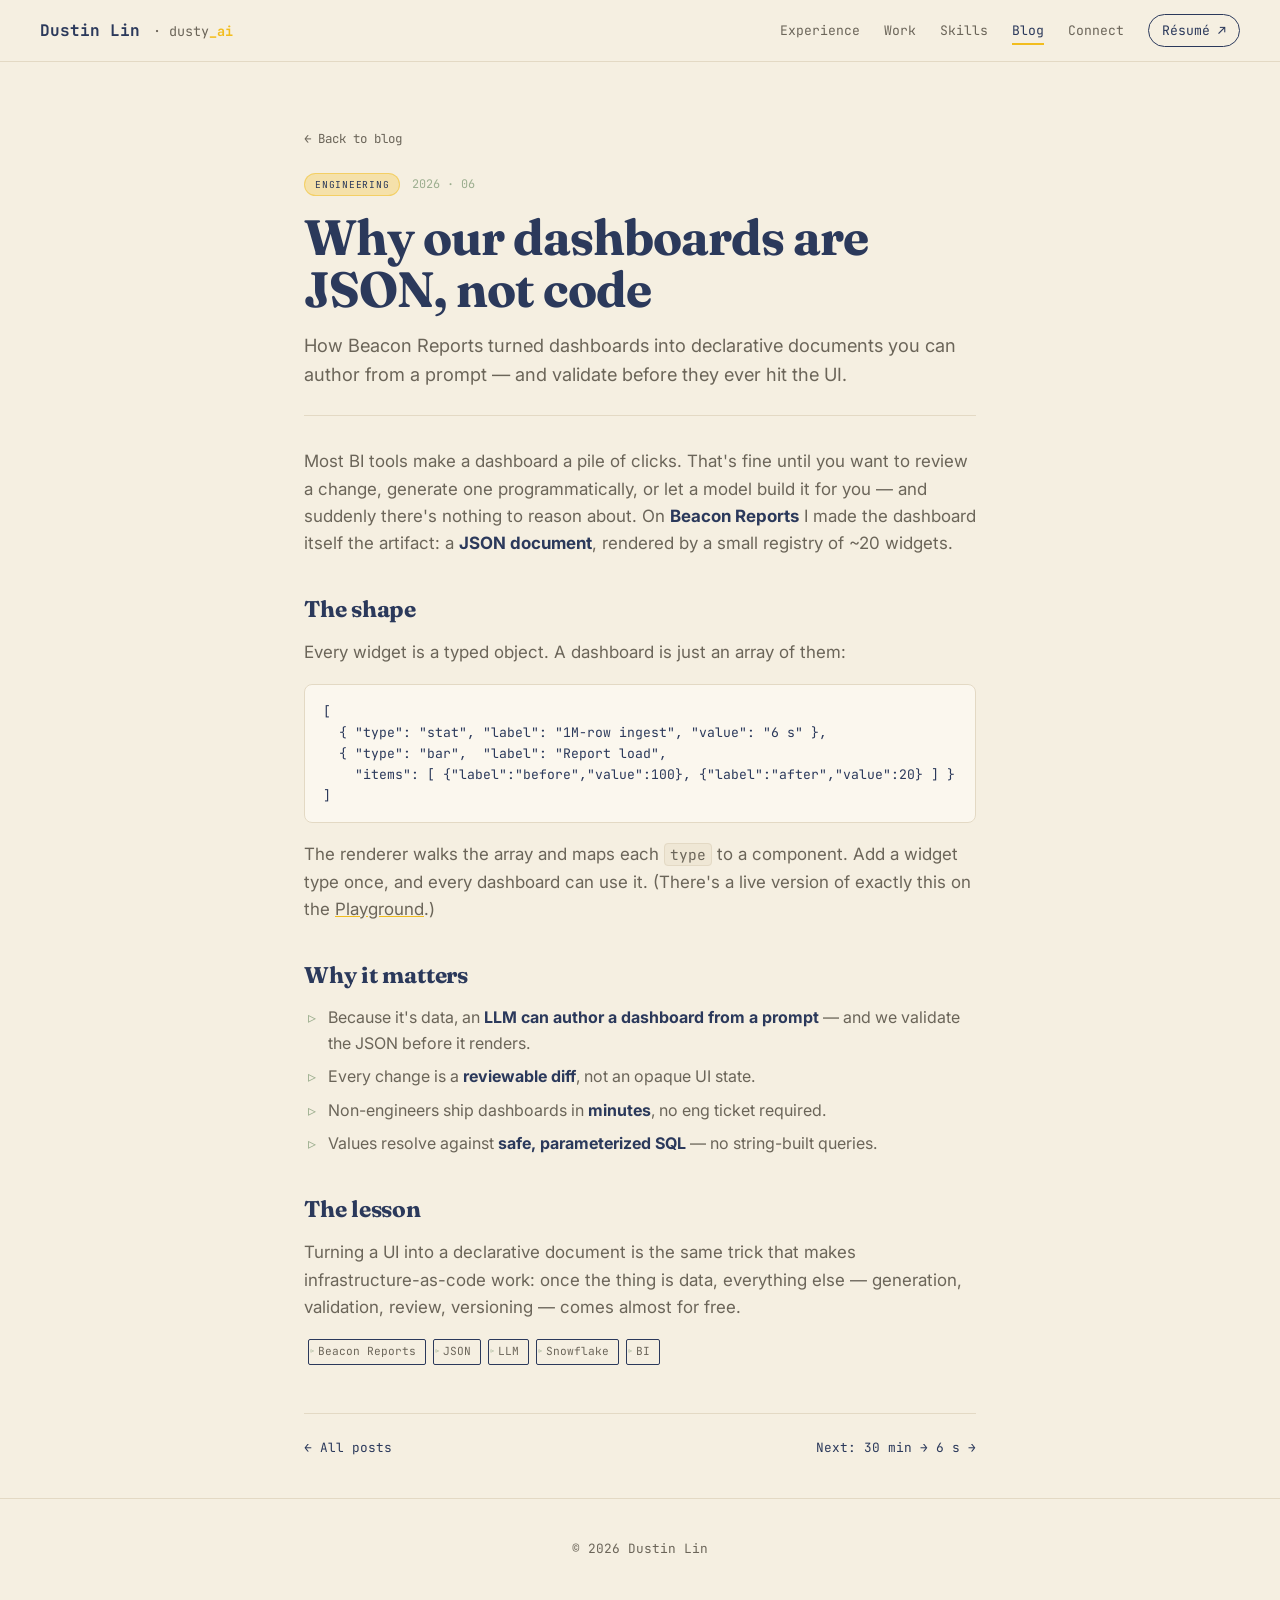
<file: blog-json-dashboards.html>
<!DOCTYPE html>
<html lang="en">
<head>
  <meta charset="UTF-8" />
  <meta name="viewport" content="width=device-width, initial-scale=1.0" />
  <title>Why our dashboards are JSON, not code — Dustin Lin</title>
  <meta name="description" content="How Beacon Reports turned dashboards into declarative JSON documents you can author from a prompt." />
  <link rel="preconnect" href="https://fonts.googleapis.com" />
  <link rel="preconnect" href="https://fonts.gstatic.com" crossorigin />
  <link rel="stylesheet" href="https://fonts.googleapis.com/css2?family=Fraunces:opsz,wght@9..144,500;9..144,600;9..144,700&family=Inter:wght@400;500;600;700&family=JetBrains+Mono:wght@400;500;700&display=swap" />
  <link rel="stylesheet" href="theme.css" />
  <script>document.documentElement.classList.add('anim')</script>
  <style>
    *{box-sizing:border-box;margin:0;padding:0;}
    html{scroll-behavior:smooth;}
    body{font-family:var(--sans);color:var(--ink);background:var(--paper);-webkit-font-smoothing:antialiased;line-height:1.6;overflow-x:hidden;}
    a{color:inherit;text-decoration:none;}
    .nav{position:sticky;top:0;z-index:20;display:flex;align-items:center;justify-content:space-between;
      padding:14px clamp(18px,4vw,40px);background:rgba(245,239,225,.8);backdrop-filter:blur(8px);border-bottom:1px solid var(--border);}
    .nav .brand{font-family:var(--mono);font-weight:700;}.nav .brand b{color:var(--highlight);}
    .nav .links{display:flex;align-items:center;gap:clamp(12px,2.4vw,24px);}
    .nav .links a{font-family:var(--mono);font-size:.82rem;color:var(--graphite);}
    .nav .links a:hover{color:var(--ink);}
    .nav .links a.active{color:var(--ink);position:relative;}
    .nav .links a.active::after{content:"";position:absolute;left:0;right:0;bottom:-4px;height:2px;background:var(--highlight);}
    .nav .resume{border:1px solid var(--ink);border-radius:100px;padding:5px 13px;color:var(--ink)!important;}
    .nav .resume:hover{background:var(--ink);color:var(--paper)!important;}
    .nav .resume::after{display:none;}
    .nav__menu{display:none;background:none;border:none;cursor:pointer;font-size:1.4rem;line-height:1;color:var(--ink);padding:2px 6px;font-family:var(--mono);}
    @media(max-width:640px){
      .nav__menu{display:inline-flex;}
      .nav .links{position:absolute;top:100%;left:0;right:0;flex-direction:column;align-items:stretch;gap:0;
        background:var(--paper);border-bottom:1px solid var(--border);padding:6px 0 10px;box-shadow:0 14px 26px -16px rgba(43,57,91,.4);display:none;}
      .nav.open .links{display:flex;}
      .nav .links a{padding:11px clamp(18px,4vw,40px);}
      .nav .links a.active::after{display:none;}
      .nav .resume{margin:8px clamp(18px,4vw,40px) 2px;text-align:center;}
    }

    .article{max-width:720px;margin:0 auto;padding:0 clamp(20px,5vw,24px) 40px;}
    .back{font-family:var(--mono);font-size:.78rem;color:var(--graphite);display:inline-flex;gap:6px;align-items:center;}
    .back:hover{color:var(--ink);}
    .ahead{padding:clamp(40px,7vh,68px) 0 26px;border-bottom:1px solid var(--border);margin-bottom:32px;}
    .ahead__meta{display:flex;align-items:center;gap:12px;margin:22px 0 0;}
    .cat{font-family:var(--mono);font-size:.6rem;text-transform:uppercase;letter-spacing:.08em;color:var(--ink);
      background:rgba(242,189,30,.28);border:1px solid rgba(242,189,30,.5);border-radius:100px;padding:3px 10px;}
    .date{font-family:var(--mono);font-size:.74rem;color:var(--sage);}
    .ahead h1{font-family:var(--serif);font-size:clamp(2rem,5.4vw,3.1rem);font-weight:700;letter-spacing:-.02em;line-height:1.04;margin-top:16px;}
    .ahead .lead{margin-top:16px;color:var(--graphite);font-size:1.14rem;}
    .body p{color:var(--graphite);font-size:1.06rem;margin-bottom:18px;}
    .body h2{font-family:var(--serif);font-size:1.42rem;color:var(--ink);margin:34px 0 12px;letter-spacing:-.01em;}
    .body b{color:var(--ink);}
    .body code{font-family:var(--mono);font-size:.86em;background:var(--paper2);border:1px solid var(--border);border-radius:4px;padding:1px 5px;}
    .body ul{margin:0 0 18px 4px;list-style:none;}
    .body li{position:relative;padding-left:20px;color:var(--graphite);margin-bottom:8px;}
    .body li::before{content:"▹";position:absolute;left:0;color:var(--sage);}
    .body pre{font-family:var(--mono);font-size:.82rem;line-height:1.6;background:var(--card);border:1px solid var(--border);
      border-radius:8px;padding:16px 18px;overflow-x:auto;margin-bottom:18px;color:var(--ink);}
    .tags{list-style:none;display:flex;flex-wrap:wrap;gap:7px;margin:30px 0 0;}
    .tags li{font-family:var(--mono);font-size:.7rem;border:1px solid var(--ink);border-radius:2px;padding:3px 9px;}
    .endnav{display:flex;justify-content:space-between;gap:14px;margin-top:40px;padding-top:24px;border-top:1px solid var(--border);
      font-family:var(--mono);font-size:.8rem;}
    .endnav a:hover{color:var(--highlight);}
    footer{text-align:center;padding:40px 20px 60px;color:var(--graphite);font-family:var(--mono);font-size:.8rem;border-top:1px solid var(--border);}
    /* scroll reveal */
    @media(prefers-reduced-motion:no-preference){
      .anim .stitle,.anim .prose,.anim .job,.anim .skillrow,.anim .card,.anim .pcard,.anim .socials,.anim .chat,.anim .demo,.anim .slot,
      .anim .hero__eyebrow,.anim .hero h1,.anim .hero__sub,.anim .hero__cta,.anim .hero__avatar,
      .anim .phead .eyebrow,.anim .phead h1,.anim .phead .lead,
      .anim .ahead .back,.anim .ahead .ahead__meta,.anim .ahead h1,.anim .ahead .lead,.anim .body>*{opacity:0;}
      .anim .in{animation:reveal-rise .6s cubic-bezier(.22,.61,.36,1) both;}
    }
    @keyframes reveal-rise{from{opacity:0;transform:translateY(22px);}to{opacity:1;transform:translateY(0);}}
    @media(prefers-reduced-motion:reduce){*{scroll-behavior:auto;transition:none!important;}}
  </style>
</head>
<body>
  <header class="nav">
    <a href="index.html" class="brand">Dustin Lin <span class="brand__h">· dusty<b>_ai</b></span></a>
    <button class="nav__menu" aria-label="Menu" aria-expanded="false">☰</button>
    <nav class="links">
      <a href="index.html#experience">Experience</a>
      <a href="index.html#work">Work</a>
      <a href="index.html#skills">Skills</a>
      <a href="blog.html" class="active">Blog</a>
      <a href="index.html#connect">Connect</a>
      <a class="resume" href="assets/Dustin-Lin-Resume.pdf" target="_blank" rel="noopener">Résumé ↗</a>
    </nav>
  </header>

  <article class="article">
    <header class="ahead">
      <a class="back" href="blog.html">← Back to blog</a>
      <div class="ahead__meta"><span class="cat">Engineering</span><span class="date">2026 · 06</span></div>
      <h1>Why our dashboards are JSON, not code</h1>
      <p class="lead">How Beacon Reports turned dashboards into declarative documents you can author from a prompt — and validate before they ever hit the UI.</p>
    </header>

    <div class="body">
      <p>Most BI tools make a dashboard a pile of clicks. That's fine until you want to review a change, generate one
        programmatically, or let a model build it for you — and suddenly there's nothing to reason about. On
        <b>Beacon Reports</b> I made the dashboard itself the artifact: a <b>JSON document</b>, rendered by a small
        registry of ~20 widgets.</p>

      <h2>The shape</h2>
      <p>Every widget is a typed object. A dashboard is just an array of them:</p>
      <pre>[
  { "type": "stat", "label": "1M-row ingest", "value": "6 s" },
  { "type": "bar",  "label": "Report load",
    "items": [ {"label":"before","value":100}, {"label":"after","value":20} ] }
]</pre>
      <p>The renderer walks the array and maps each <code>type</code> to a component. Add a widget type once, and every
        dashboard can use it. (There's a live version of exactly this on the <a href="blog.html#playground" style="text-decoration:underline;text-decoration-color:var(--highlight);">Playground</a>.)</p>

      <h2>Why it matters</h2>
      <ul>
        <li>Because it's data, an <b>LLM can author a dashboard from a prompt</b> — and we validate the JSON before it renders.</li>
        <li>Every change is a <b>reviewable diff</b>, not an opaque UI state.</li>
        <li>Non-engineers ship dashboards in <b>minutes</b>, no eng ticket required.</li>
        <li>Values resolve against <b>safe, parameterized SQL</b> — no string-built queries.</li>
      </ul>

      <h2>The lesson</h2>
      <p>Turning a UI into a declarative document is the same trick that makes infrastructure-as-code work: once the
        thing is data, everything else — generation, validation, review, versioning — comes almost for free.</p>

      <ul class="tags"><li>Beacon Reports</li><li>JSON</li><li>LLM</li><li>Snowflake</li><li>BI</li></ul>

      <nav class="endnav">
        <a href="blog.html">← All posts</a>
        <a href="blog-snowflake-ingestion.html">Next: 30 min → 6 s →</a>
      </nav>
    </div>
  </article>

  <footer>© 2026 Dustin Lin</footer>
  <script src="nav.js"></script>
  <script src="reveal.js"></script>
</body>
</html>
</file>
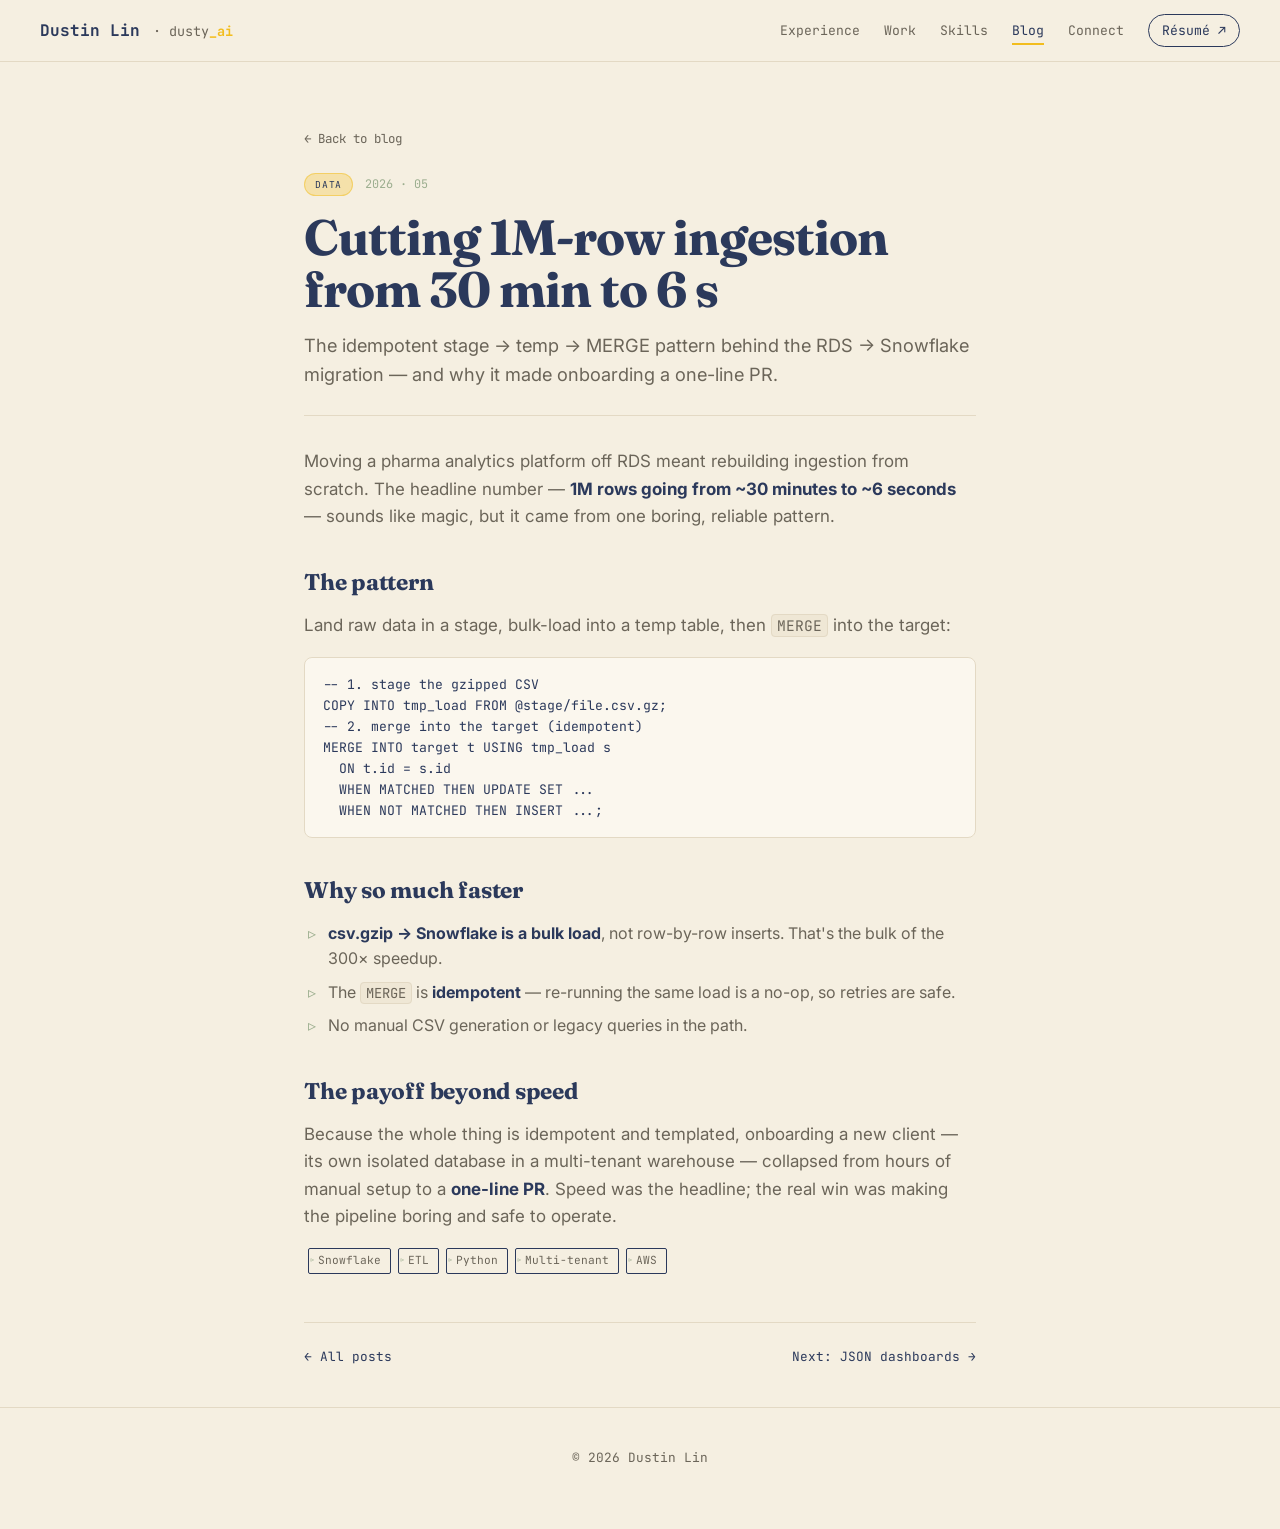
<file: blog-snowflake-ingestion.html>
<!DOCTYPE html>
<html lang="en">
<head>
  <meta charset="UTF-8" />
  <meta name="viewport" content="width=device-width, initial-scale=1.0" />
  <title>Cutting 1M-row ingestion from 30 min to 6 s — Dustin Lin</title>
  <meta name="description" content="The idempotent stage → temp → MERGE pattern behind the RDS → Snowflake migration." />
  <link rel="preconnect" href="https://fonts.googleapis.com" />
  <link rel="preconnect" href="https://fonts.gstatic.com" crossorigin />
  <link rel="stylesheet" href="https://fonts.googleapis.com/css2?family=Fraunces:opsz,wght@9..144,500;9..144,600;9..144,700&family=Inter:wght@400;500;600;700&family=JetBrains+Mono:wght@400;500;700&display=swap" />
  <link rel="stylesheet" href="theme.css" />
  <script>document.documentElement.classList.add('anim')</script>
  <style>
    *{box-sizing:border-box;margin:0;padding:0;}
    html{scroll-behavior:smooth;}
    body{font-family:var(--sans);color:var(--ink);background:var(--paper);-webkit-font-smoothing:antialiased;line-height:1.6;overflow-x:hidden;}
    a{color:inherit;text-decoration:none;}
    .nav{position:sticky;top:0;z-index:20;display:flex;align-items:center;justify-content:space-between;
      padding:14px clamp(18px,4vw,40px);background:rgba(245,239,225,.8);backdrop-filter:blur(8px);border-bottom:1px solid var(--border);}
    .nav .brand{font-family:var(--mono);font-weight:700;}.nav .brand b{color:var(--highlight);}
    .nav .links{display:flex;align-items:center;gap:clamp(12px,2.4vw,24px);}
    .nav .links a{font-family:var(--mono);font-size:.82rem;color:var(--graphite);}
    .nav .links a:hover{color:var(--ink);}
    .nav .links a.active{color:var(--ink);position:relative;}
    .nav .links a.active::after{content:"";position:absolute;left:0;right:0;bottom:-4px;height:2px;background:var(--highlight);}
    .nav .resume{border:1px solid var(--ink);border-radius:100px;padding:5px 13px;color:var(--ink)!important;}
    .nav .resume:hover{background:var(--ink);color:var(--paper)!important;}
    .nav .resume::after{display:none;}
    .nav__menu{display:none;background:none;border:none;cursor:pointer;font-size:1.4rem;line-height:1;color:var(--ink);padding:2px 6px;font-family:var(--mono);}
    @media(max-width:640px){
      .nav__menu{display:inline-flex;}
      .nav .links{position:absolute;top:100%;left:0;right:0;flex-direction:column;align-items:stretch;gap:0;
        background:var(--paper);border-bottom:1px solid var(--border);padding:6px 0 10px;box-shadow:0 14px 26px -16px rgba(43,57,91,.4);display:none;}
      .nav.open .links{display:flex;}
      .nav .links a{padding:11px clamp(18px,4vw,40px);}
      .nav .links a.active::after{display:none;}
      .nav .resume{margin:8px clamp(18px,4vw,40px) 2px;text-align:center;}
    }

    .article{max-width:720px;margin:0 auto;padding:0 clamp(20px,5vw,24px) 40px;}
    .back{font-family:var(--mono);font-size:.78rem;color:var(--graphite);display:inline-flex;gap:6px;align-items:center;}
    .back:hover{color:var(--ink);}
    .ahead{padding:clamp(40px,7vh,68px) 0 26px;border-bottom:1px solid var(--border);margin-bottom:32px;}
    .ahead__meta{display:flex;align-items:center;gap:12px;margin:22px 0 0;}
    .cat{font-family:var(--mono);font-size:.6rem;text-transform:uppercase;letter-spacing:.08em;color:var(--ink);
      background:rgba(242,189,30,.28);border:1px solid rgba(242,189,30,.5);border-radius:100px;padding:3px 10px;}
    .date{font-family:var(--mono);font-size:.74rem;color:var(--sage);}
    .ahead h1{font-family:var(--serif);font-size:clamp(2rem,5.4vw,3.1rem);font-weight:700;letter-spacing:-.02em;line-height:1.04;margin-top:16px;}
    .ahead .lead{margin-top:16px;color:var(--graphite);font-size:1.14rem;}
    .body p{color:var(--graphite);font-size:1.06rem;margin-bottom:18px;}
    .body h2{font-family:var(--serif);font-size:1.42rem;color:var(--ink);margin:34px 0 12px;letter-spacing:-.01em;}
    .body b{color:var(--ink);}
    .body code{font-family:var(--mono);font-size:.86em;background:var(--paper2);border:1px solid var(--border);border-radius:4px;padding:1px 5px;}
    .body ul{margin:0 0 18px 4px;list-style:none;}
    .body li{position:relative;padding-left:20px;color:var(--graphite);margin-bottom:8px;}
    .body li::before{content:"▹";position:absolute;left:0;color:var(--sage);}
    .body pre{font-family:var(--mono);font-size:.82rem;line-height:1.6;background:var(--card);border:1px solid var(--border);
      border-radius:8px;padding:16px 18px;overflow-x:auto;margin-bottom:18px;color:var(--ink);}
    .tags{list-style:none;display:flex;flex-wrap:wrap;gap:7px;margin:30px 0 0;}
    .tags li{font-family:var(--mono);font-size:.7rem;border:1px solid var(--ink);border-radius:2px;padding:3px 9px;}
    .endnav{display:flex;justify-content:space-between;gap:14px;margin-top:40px;padding-top:24px;border-top:1px solid var(--border);
      font-family:var(--mono);font-size:.8rem;}
    .endnav a:hover{color:var(--highlight);}
    footer{text-align:center;padding:40px 20px 60px;color:var(--graphite);font-family:var(--mono);font-size:.8rem;border-top:1px solid var(--border);}
    /* scroll reveal */
    @media(prefers-reduced-motion:no-preference){
      .anim .stitle,.anim .prose,.anim .job,.anim .skillrow,.anim .card,.anim .pcard,.anim .socials,.anim .chat,.anim .demo,.anim .slot,
      .anim .hero__eyebrow,.anim .hero h1,.anim .hero__sub,.anim .hero__cta,.anim .hero__avatar,
      .anim .phead .eyebrow,.anim .phead h1,.anim .phead .lead,
      .anim .ahead .back,.anim .ahead .ahead__meta,.anim .ahead h1,.anim .ahead .lead,.anim .body>*{opacity:0;}
      .anim .in{animation:reveal-rise .6s cubic-bezier(.22,.61,.36,1) both;}
    }
    @keyframes reveal-rise{from{opacity:0;transform:translateY(22px);}to{opacity:1;transform:translateY(0);}}
    @media(prefers-reduced-motion:reduce){*{scroll-behavior:auto;transition:none!important;}}
  </style>
</head>
<body>
  <header class="nav">
    <a href="index.html" class="brand">Dustin Lin <span class="brand__h">· dusty<b>_ai</b></span></a>
    <button class="nav__menu" aria-label="Menu" aria-expanded="false">☰</button>
    <nav class="links">
      <a href="index.html#experience">Experience</a>
      <a href="index.html#work">Work</a>
      <a href="index.html#skills">Skills</a>
      <a href="blog.html" class="active">Blog</a>
      <a href="index.html#connect">Connect</a>
      <a class="resume" href="assets/Dustin-Lin-Resume.pdf" target="_blank" rel="noopener">Résumé ↗</a>
    </nav>
  </header>

  <article class="article">
    <header class="ahead">
      <a class="back" href="blog.html">← Back to blog</a>
      <div class="ahead__meta"><span class="cat">Data</span><span class="date">2026 · 05</span></div>
      <h1>Cutting 1M-row ingestion from 30 min to 6 s</h1>
      <p class="lead">The idempotent stage → temp → MERGE pattern behind the RDS → Snowflake migration — and why it made onboarding a one-line PR.</p>
    </header>

    <div class="body">
      <p>Moving a pharma analytics platform off RDS meant rebuilding ingestion from scratch. The headline number —
        <b>1M rows going from ~30 minutes to ~6 seconds</b> — sounds like magic, but it came from one boring, reliable
        pattern.</p>

      <h2>The pattern</h2>
      <p>Land raw data in a stage, bulk-load into a temp table, then <code>MERGE</code> into the target:</p>
      <pre>-- 1. stage the gzipped CSV
COPY INTO tmp_load FROM @stage/file.csv.gz;
-- 2. merge into the target (idempotent)
MERGE INTO target t USING tmp_load s
  ON t.id = s.id
  WHEN MATCHED THEN UPDATE SET ...
  WHEN NOT MATCHED THEN INSERT ...;</pre>

      <h2>Why so much faster</h2>
      <ul>
        <li><b>csv.gzip → Snowflake is a bulk load</b>, not row-by-row inserts. That's the bulk of the 300× speedup.</li>
        <li>The <code>MERGE</code> is <b>idempotent</b> — re-running the same load is a no-op, so retries are safe.</li>
        <li>No manual CSV generation or legacy queries in the path.</li>
      </ul>

      <h2>The payoff beyond speed</h2>
      <p>Because the whole thing is idempotent and templated, onboarding a new client — its own isolated database in a
        multi-tenant warehouse — collapsed from hours of manual setup to a <b>one-line PR</b>. Speed was the headline;
        the real win was making the pipeline boring and safe to operate.</p>

      <ul class="tags"><li>Snowflake</li><li>ETL</li><li>Python</li><li>Multi-tenant</li><li>AWS</li></ul>

      <nav class="endnav">
        <a href="blog.html">← All posts</a>
        <a href="blog-json-dashboards.html">Next: JSON dashboards →</a>
      </nav>
    </div>
  </article>

  <footer>© 2026 Dustin Lin</footer>
  <script src="nav.js"></script>
  <script src="reveal.js"></script>
</body>
</html>
</file>
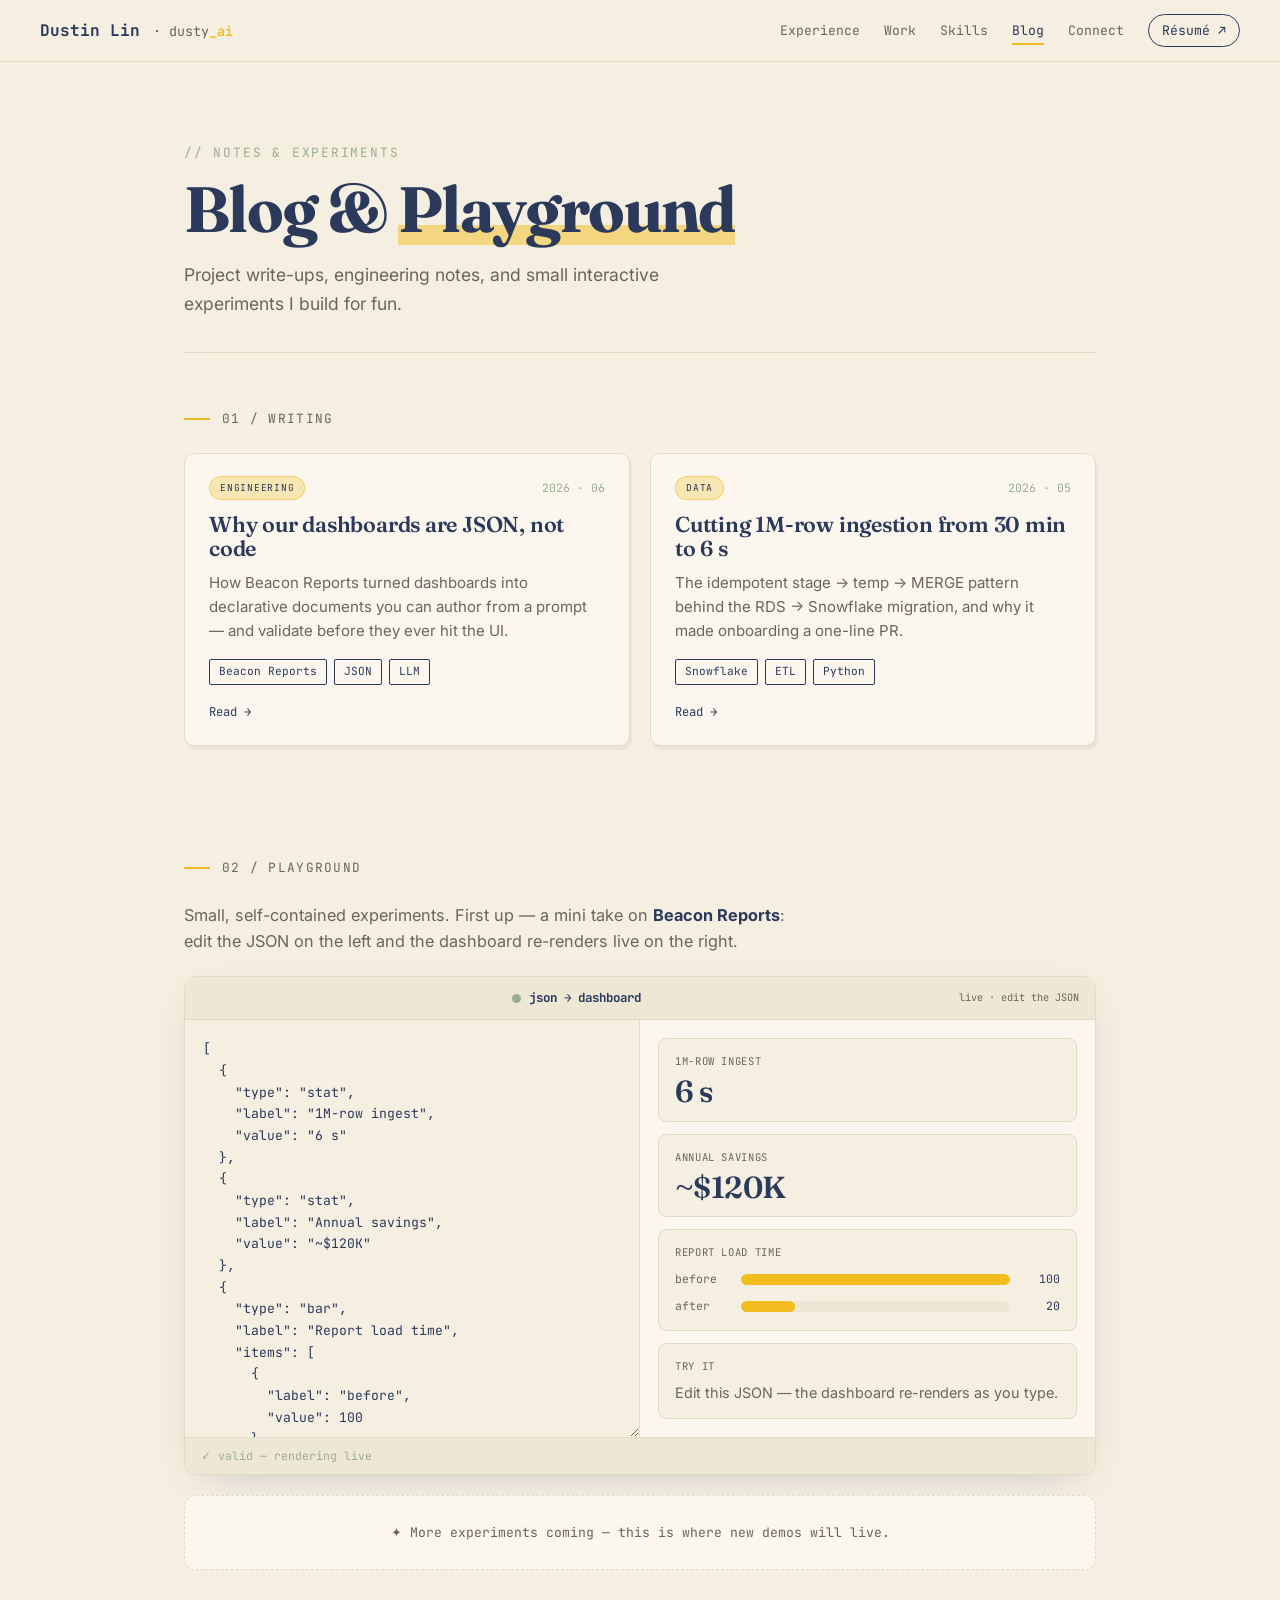
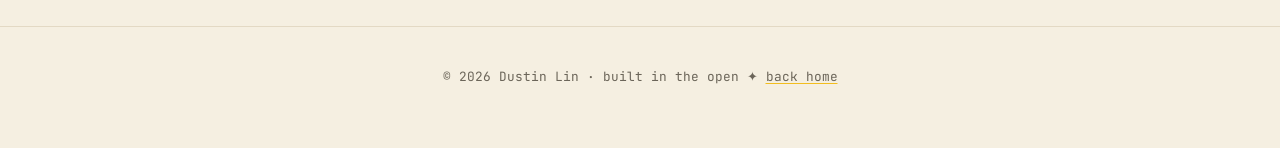
<file: blog.html>
<!DOCTYPE html>
<html lang="en">
<head>
  <meta charset="UTF-8" />
  <meta name="viewport" content="width=device-width, initial-scale=1.0" />
  <title>Dustin Lin — Blog &amp; Playground</title>
  <meta name="description" content="Project write-ups, engineering notes, and small interactive experiments by Dustin Lin." />
  <link rel="preconnect" href="https://fonts.googleapis.com" />
  <link rel="preconnect" href="https://fonts.gstatic.com" crossorigin />
  <link rel="stylesheet" href="https://fonts.googleapis.com/css2?family=Fraunces:opsz,wght@9..144,500;9..144,600;9..144,700&family=Inter:wght@400;500;600;700;800;900&family=JetBrains+Mono:wght@400;500;700&display=swap" />
  <link rel="stylesheet" href="theme.css" />
  <script>document.documentElement.classList.add('anim')</script>
  <style>
    *{box-sizing:border-box;margin:0;padding:0;}
    html{scroll-behavior:smooth;}
    body{font-family:var(--sans);color:var(--ink);background:var(--paper);-webkit-font-smoothing:antialiased;line-height:1.6;overflow-x:hidden;}
    a{color:inherit;text-decoration:none;}

    .nav{position:sticky;top:0;z-index:20;display:flex;align-items:center;justify-content:space-between;
      padding:14px clamp(18px,4vw,40px);background:rgba(245,239,225,.8);backdrop-filter:blur(8px);border-bottom:1px solid var(--border);}
    .nav .brand{font-family:var(--mono);font-weight:700;}.nav .brand b{color:var(--highlight);}
    .nav .links{display:flex;align-items:center;gap:clamp(12px,2.4vw,24px);}
    .nav .links a{font-family:var(--mono);font-size:.82rem;color:var(--graphite);}
    .nav .links a:hover{color:var(--ink);}
    .nav .links a.active{color:var(--ink);position:relative;}
    .nav .links a.active::after{content:"";position:absolute;left:0;right:0;bottom:-4px;height:2px;background:var(--highlight);}
    .nav .resume{border:1px solid var(--ink);border-radius:100px;padding:5px 13px;color:var(--ink)!important;}
    .nav .resume:hover{background:var(--ink);color:var(--paper)!important;}
    .nav .resume::after{display:none;}
    .nav__menu{display:none;background:none;border:none;cursor:pointer;font-size:1.4rem;line-height:1;color:var(--ink);padding:2px 6px;font-family:var(--mono);}
    @media(max-width:640px){
      .nav__menu{display:inline-flex;}
      .nav .links{position:absolute;top:100%;left:0;right:0;flex-direction:column;align-items:stretch;gap:0;
        background:var(--paper);border-bottom:1px solid var(--border);padding:6px 0 10px;box-shadow:0 14px 26px -16px rgba(43,57,91,.4);display:none;}
      .nav.open .links{display:flex;}
      .nav .links a{padding:11px clamp(18px,4vw,40px);}
      .nav .links a.active::after{display:none;}
      .nav .resume{margin:8px clamp(18px,4vw,40px) 2px;text-align:center;}
    }

    main{max-width:var(--max);margin:0 auto;padding:0 clamp(20px,5vw,24px);}
    section{padding:56px 0;}
    .stitle{font-family:var(--mono);font-size:.8rem;letter-spacing:.1em;text-transform:uppercase;color:var(--graphite);
      display:flex;align-items:center;gap:12px;margin-bottom:24px;}
    .stitle::before{content:"";width:26px;height:2px;background:var(--highlight);}
    .prose{color:var(--graphite);max-width:62ch;font-size:1.02rem;}.prose b{color:var(--ink);}

    /* page header */
    .phead{padding:clamp(48px,9vh,84px) 0 34px;border-bottom:1px solid var(--border);}
    .phead .eyebrow{font-family:var(--mono);font-size:.8rem;letter-spacing:.14em;text-transform:uppercase;color:var(--sage);margin-bottom:14px;}
    .phead h1{font-family:var(--serif);font-size:clamp(2.4rem,7vw,4rem);font-weight:700;line-height:1;letter-spacing:-.025em;}
    .phead h1 em{font-style:normal;position:relative;}
    .phead h1 em::after{content:"";position:absolute;left:0;right:0;bottom:.06em;height:.3em;background:rgba(242,189,30,.5);z-index:-1;}
    .phead .lead{margin-top:20px;color:var(--graphite);font-size:1.1rem;max-width:52ch;}

    /* chips */
    .chips{list-style:none;display:flex;flex-wrap:wrap;gap:7px;margin-top:16px;}
    .chips li{font-family:var(--mono);font-size:.7rem;border:1px solid var(--ink);border-radius:2px;padding:3px 9px;color:var(--ink);}

    /* post cards -> detail pages */
    .grid{display:grid;grid-template-columns:repeat(auto-fill,minmax(340px,1fr));gap:20px;}
    @media(max-width:760px){.grid{grid-template-columns:1fr;}}
    .pcard{display:flex;flex-direction:column;background:var(--card);border:1px solid var(--border);border-radius:10px;padding:22px 24px;
      box-shadow:2px 4px 0 rgba(43,57,91,.05);transition:transform .18s,box-shadow .2s;}
    .pcard:hover{transform:translateY(-4px)!important;box-shadow:5px 9px 0 rgba(43,57,91,.09);}
    .pcard__top{display:flex;align-items:center;justify-content:space-between;margin-bottom:13px;}
    .pcard__cat{font-family:var(--mono);font-size:.6rem;text-transform:uppercase;letter-spacing:.08em;color:var(--ink);
      background:rgba(242,189,30,.28);border:1px solid rgba(242,189,30,.5);border-radius:100px;padding:3px 10px;}
    .pcard__date{font-family:var(--mono);font-size:.72rem;color:var(--sage);}
    .pcard__title{font-family:var(--serif);font-size:1.35rem;font-weight:600;color:var(--ink);letter-spacing:-.01em;line-height:1.15;}
    .pcard__excerpt{color:var(--graphite);font-size:.94rem;margin-top:9px;flex:1;}
    .pcard__more{font-family:var(--mono);font-size:.76rem;color:var(--ink);margin-top:18px;}
    .pcard:hover .pcard__more{color:var(--highlight);}

    /* playground demo */
    .demo{background:var(--card);border:1px solid var(--border);border-radius:12px;overflow:hidden;box-shadow:0 12px 40px -22px rgba(43,57,91,.35);margin-top:8px;}
    .demo__bar{display:flex;align-items:center;gap:8px;padding:11px 16px;background:var(--paper2);border-bottom:1px solid var(--border);font-family:var(--mono);}
    .demo__bar .dot{width:9px;height:9px;border-radius:50%;background:var(--sage);}
    .demo__bar b{font-size:.78rem;}
    .demo__bar span{margin-left:auto;font-size:.64rem;color:var(--graphite);}
    .demo__grid{display:grid;grid-template-columns:1fr 1fr;}
    @media(max-width:720px){.demo__grid{grid-template-columns:1fr;}}
    #json{font-family:var(--mono);font-size:.82rem;line-height:1.65;color:var(--ink);background:var(--paper);border:none;
      border-right:1px solid var(--border);padding:18px;resize:vertical;min-height:340px;outline:none;width:100%;}
    @media(max-width:720px){#json{border-right:none;border-bottom:1px solid var(--border);min-height:220px;}}
    .render{padding:18px;display:flex;flex-direction:column;gap:12px;background:var(--card);}
    .w{background:var(--paper);border:1px solid var(--border);border-radius:8px;padding:14px 16px;}
    .w__label{font-family:var(--mono);font-size:.66rem;text-transform:uppercase;letter-spacing:.06em;color:var(--graphite);margin-bottom:6px;}
    .w__val{font-family:var(--serif);font-size:1.9rem;font-weight:600;color:var(--ink);letter-spacing:-.02em;line-height:1;}
    .w--bar .bar{display:flex;align-items:center;gap:10px;margin-top:9px;font-family:var(--mono);font-size:.72rem;color:var(--graphite);}
    .w--bar .bar__name{width:56px;flex-shrink:0;}
    .w--bar .bar__track{flex:1;height:11px;background:var(--paper2);border-radius:100px;overflow:hidden;}
    .w--bar .bar__fill{height:100%;background:var(--highlight);border-radius:100px;transition:width .3s;}
    .w--bar .bar__v{width:40px;text-align:right;color:var(--ink);}
    .w--note{color:var(--graphite);font-size:.9rem;}
    .demo__err{font-family:var(--mono);font-size:.72rem;color:var(--danger);padding:9px 16px;min-height:34px;border-top:1px solid var(--border);background:var(--paper2);}
    .demo__err:empty::before{content:"✓ valid — rendering live";color:var(--sage);}

    .slot{margin-top:20px;border:1px dashed var(--border);border-radius:12px;background:var(--card);padding:26px;text-align:center;
      color:var(--graphite);font-family:var(--mono);font-size:.82rem;}
    .slot b{color:var(--ink);}

    footer{text-align:center;padding:40px 20px 60px;color:var(--graphite);font-family:var(--mono);font-size:.8rem;border-top:1px solid var(--border);}
    footer a{text-decoration:underline;text-decoration-color:var(--highlight);text-underline-offset:2px;}
    /* scroll reveal */
    @media(prefers-reduced-motion:no-preference){
      .anim .stitle,.anim .prose,.anim .job,.anim .skillrow,.anim .card,.anim .pcard,.anim .socials,.anim .chat,.anim .demo,.anim .slot,
      .anim .hero__eyebrow,.anim .hero h1,.anim .hero__sub,.anim .hero__cta,.anim .hero__avatar,
      .anim .phead .eyebrow,.anim .phead h1,.anim .phead .lead,
      .anim .ahead .back,.anim .ahead .ahead__meta,.anim .ahead h1,.anim .ahead .lead,.anim .body>*{opacity:0;}
      .anim .in{animation:reveal-rise .6s cubic-bezier(.22,.61,.36,1) both;}
      .anim .grid .card:nth-child(2),.anim .grid .pcard:nth-child(2){animation-delay:.08s;}
      .anim .grid .card:nth-child(3),.anim .grid .pcard:nth-child(3){animation-delay:.16s;}
      .anim .grid .card:nth-child(4),.anim .grid .pcard:nth-child(4){animation-delay:.24s;}
    }
    @keyframes reveal-rise{from{opacity:0;transform:translateY(22px);}to{opacity:1;transform:translateY(0);}}
    @media(prefers-reduced-motion:reduce){*{scroll-behavior:auto;transition:none!important;}}
  </style>
</head>
<body>
  <header class="nav">
    <a href="index.html" class="brand">Dustin Lin <span class="brand__h">· dusty<b>_ai</b></span></a>
    <button class="nav__menu" aria-label="Menu" aria-expanded="false">☰</button>
    <nav class="links">
      <a href="index.html#experience">Experience</a>
      <a href="index.html#work">Work</a>
      <a href="index.html#skills">Skills</a>
      <a href="blog.html" class="active">Blog</a>
      <a href="index.html#connect">Connect</a>
      <a class="resume" href="assets/Dustin-Lin-Resume.pdf" target="_blank" rel="noopener">Résumé ↗</a>
    </nav>
  </header>

  <main>
    <section class="phead">
      <p class="eyebrow">// notes &amp; experiments</p>
      <h1>Blog &amp; <em>Playground</em></h1>
      <p class="lead">Project write-ups, engineering notes, and small interactive experiments I build for fun.</p>
    </section>

    <section id="writing">
      <p class="stitle">01 / Writing</p>
      <div class="grid">

        <!-- ============================================================
             To add a post: copy one <a class="pcard"> … </a> block,
             point href at a new detail page (copy post-template.html),
             and update the category / date / title / excerpt.
        ============================================================= -->

        <a class="pcard" href="blog-json-dashboards.html">
          <div class="pcard__top"><span class="pcard__cat">Engineering</span><span class="pcard__date">2026 · 06</span></div>
          <h3 class="pcard__title">Why our dashboards are JSON, not code</h3>
          <p class="pcard__excerpt">How Beacon Reports turned dashboards into declarative documents you can author from a prompt — and validate before they ever hit the UI.</p>
          <ul class="chips"><li>Beacon Reports</li><li>JSON</li><li>LLM</li></ul>
          <span class="pcard__more">Read →</span>
        </a>

        <a class="pcard" href="blog-snowflake-ingestion.html">
          <div class="pcard__top"><span class="pcard__cat">Data</span><span class="pcard__date">2026 · 05</span></div>
          <h3 class="pcard__title">Cutting 1M-row ingestion from 30 min to 6 s</h3>
          <p class="pcard__excerpt">The idempotent stage → temp → MERGE pattern behind the RDS → Snowflake migration, and why it made onboarding a one-line PR.</p>
          <ul class="chips"><li>Snowflake</li><li>ETL</li><li>Python</li></ul>
          <span class="pcard__more">Read →</span>
        </a>

      </div>
    </section>

    <section id="playground">
      <p class="stitle">02 / Playground</p>
      <p class="prose" style="margin-bottom:22px;">Small, self-contained experiments. First up — a mini take on
        <b>Beacon Reports</b>: edit the JSON on the left and the dashboard re-renders live on the right.</p>

      <div class="demo">
        <div class="demo__bar"><span class="dot"></span><b>json → dashboard</b><span>live · edit the JSON</span></div>
        <div class="demo__grid">
          <textarea id="json" spellcheck="false" aria-label="Dashboard JSON"></textarea>
          <div id="render" class="render"></div>
        </div>
        <p id="jsonerr" class="demo__err"></p>
      </div>

      <div class="slot">✦ More experiments coming — this is where new demos will live.</div>
    </section>
  </main>

  <footer>© 2026 Dustin Lin · built in the open ✦ <a href="index.html">back home</a></footer>

  <script>
  /* ===== Playground: JSON → dashboard ===== */
  (function(){
    const ta=document.getElementById('json'), out=document.getElementById('render'), err=document.getElementById('jsonerr');
    const sample=[
      { type:'stat', label:'1M-row ingest', value:'6 s' },
      { type:'stat', label:'Annual savings', value:'~$120K' },
      { type:'bar', label:'Report load time', items:[
        { label:'before', value:100 },
        { label:'after',  value:20 }
      ]},
      { type:'note', label:'try it', text:'Edit this JSON — the dashboard re-renders as you type.' }
    ];
    function el(tag,cls,html){ const e=document.createElement(tag); if(cls)e.className=cls; if(html!=null)e.innerHTML=html; return e; }
    function esc(s){ return String(s).replace(/[&<>]/g,c=>({'&':'&amp;','<':'&lt;','>':'&gt;'}[c])); }
    function render(list){
      out.innerHTML='';
      if(!Array.isArray(list)) throw new Error('Top level must be an array of widgets');
      list.forEach((w,i)=>{
        if(!w||typeof w!=='object') throw new Error('Widget '+i+' is not an object');
        const card=el('div','w w--'+(w.type||'x'));
        if(w.type==='stat'){
          card.append(el('div','w__label',esc(w.label||'')));
          card.append(el('div','w__val',esc(w.value==null?'—':w.value)));
        } else if(w.type==='bar'){
          card.append(el('div','w__label',esc(w.label||'')));
          const items=Array.isArray(w.items)?w.items:[];
          const max=Math.max(1,...items.map(it=>Number(it.value)||0));
          items.forEach(it=>{
            const row=el('div','bar');
            row.append(el('span','bar__name',esc(it.label||'')));
            const track=el('div','bar__track'), fill=el('div','bar__fill');
            fill.style.width=Math.max(2,(Number(it.value)||0)/max*100)+'%';
            track.append(fill); row.append(track);
            row.append(el('span','bar__v',esc(it.value==null?'':it.value)));
            card.append(row);
          });
        } else if(w.type==='note'){
          if(w.label) card.append(el('div','w__label',esc(w.label)));
          card.append(el('div',null,esc(w.text||'')));
        } else {
          card.append(el('div','w__label','unknown type'));
          card.append(el('div',null,esc(w.type||'')));
        }
        out.append(card);
      });
    }
    function update(){
      try{ render(JSON.parse(ta.value)); err.textContent=''; }
      catch(e){ err.textContent='⚠ '+e.message; }
    }
    ta.value=JSON.stringify(sample,null,2);
    ta.addEventListener('input',update);
    update();
  })();
  </script>
  <script src="nav.js"></script>
  <script src="reveal.js"></script>
</body>
</html>
</file>
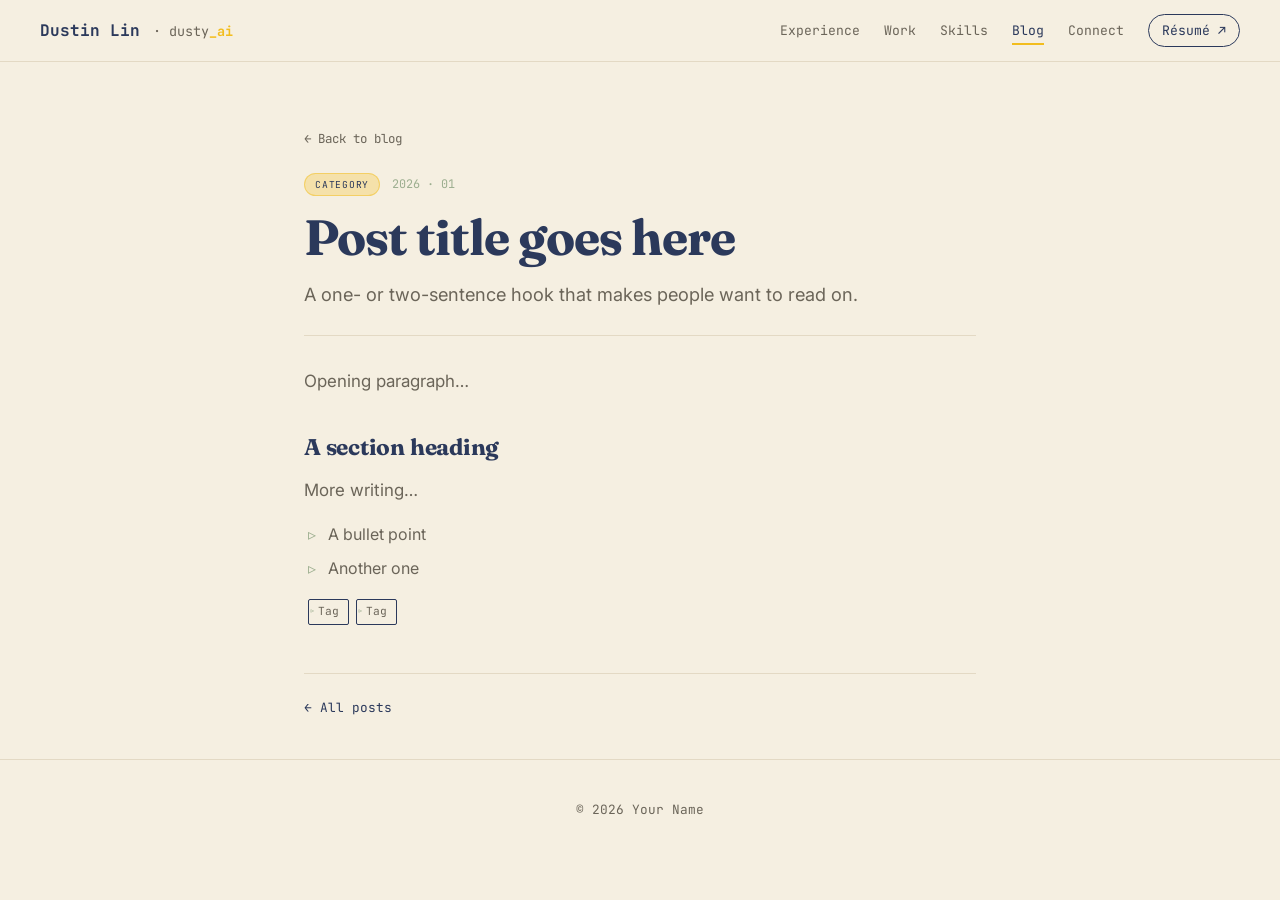
<file: post-template.html>
<!DOCTYPE html>
<html lang="en">
<head>
  <meta charset="UTF-8" />
  <meta name="viewport" content="width=device-width, initial-scale=1.0" />
  <!-- 1. Change the title + description -->
  <title>POST TITLE — Your Name</title>
  <meta name="description" content="One-line summary of this post." />
  <link rel="preconnect" href="https://fonts.googleapis.com" />
  <link rel="preconnect" href="https://fonts.gstatic.com" crossorigin />
  <link rel="stylesheet" href="https://fonts.googleapis.com/css2?family=Fraunces:opsz,wght@9..144,500;9..144,600;9..144,700&family=Inter:wght@400;500;600;700&family=JetBrains+Mono:wght@400;500;700&display=swap" />
  <link rel="stylesheet" href="theme.css" />
  <script>document.documentElement.classList.add('anim')</script>
  <style>
    /* This block is identical across every post — copy it as-is.
       Colors + fonts come from theme.css, so you never touch them here. */
    *{box-sizing:border-box;margin:0;padding:0;}
    html{scroll-behavior:smooth;}
    body{font-family:var(--sans);color:var(--ink);background:var(--paper);-webkit-font-smoothing:antialiased;line-height:1.6;overflow-x:hidden;}
    a{color:inherit;text-decoration:none;}
    .nav{position:sticky;top:0;z-index:20;display:flex;align-items:center;justify-content:space-between;
      padding:14px clamp(18px,4vw,40px);background:rgba(245,239,225,.8);backdrop-filter:blur(8px);border-bottom:1px solid var(--border);}
    .nav .brand{font-family:var(--mono);font-weight:700;}.nav .brand b{color:var(--highlight);}
    .nav .links{display:flex;align-items:center;gap:clamp(12px,2.4vw,24px);}
    .nav .links a{font-family:var(--mono);font-size:.82rem;color:var(--graphite);}
    .nav .links a:hover{color:var(--ink);}
    .nav .links a.active{color:var(--ink);position:relative;}
    .nav .links a.active::after{content:"";position:absolute;left:0;right:0;bottom:-4px;height:2px;background:var(--highlight);}
    .nav .resume{border:1px solid var(--ink);border-radius:100px;padding:5px 13px;color:var(--ink)!important;}
    .nav .resume:hover{background:var(--ink);color:var(--paper)!important;}
    .nav .resume::after{display:none;}
    .nav__menu{display:none;background:none;border:none;cursor:pointer;font-size:1.4rem;line-height:1;color:var(--ink);padding:2px 6px;font-family:var(--mono);}
    @media(max-width:640px){
      .nav__menu{display:inline-flex;}
      .nav .links{position:absolute;top:100%;left:0;right:0;flex-direction:column;align-items:stretch;gap:0;
        background:var(--paper);border-bottom:1px solid var(--border);padding:6px 0 10px;box-shadow:0 14px 26px -16px rgba(43,57,91,.4);display:none;}
      .nav.open .links{display:flex;}
      .nav .links a{padding:11px clamp(18px,4vw,40px);}
      .nav .links a.active::after{display:none;}
      .nav .resume{margin:8px clamp(18px,4vw,40px) 2px;text-align:center;}
    }
    .article{max-width:720px;margin:0 auto;padding:0 clamp(20px,5vw,24px) 40px;}
    .back{font-family:var(--mono);font-size:.78rem;color:var(--graphite);display:inline-flex;gap:6px;align-items:center;}
    .back:hover{color:var(--ink);}
    .ahead{padding:clamp(40px,7vh,68px) 0 26px;border-bottom:1px solid var(--border);margin-bottom:32px;}
    .ahead__meta{display:flex;align-items:center;gap:12px;margin:22px 0 0;}
    .cat{font-family:var(--mono);font-size:.6rem;text-transform:uppercase;letter-spacing:.08em;color:var(--ink);
      background:rgba(242,189,30,.28);border:1px solid rgba(242,189,30,.5);border-radius:100px;padding:3px 10px;}
    .date{font-family:var(--mono);font-size:.74rem;color:var(--sage);}
    .ahead h1{font-family:var(--serif);font-size:clamp(2rem,5.4vw,3.1rem);font-weight:700;letter-spacing:-.02em;line-height:1.04;margin-top:16px;}
    .ahead .lead{margin-top:16px;color:var(--graphite);font-size:1.14rem;}
    .body p{color:var(--graphite);font-size:1.06rem;margin-bottom:18px;}
    .body h2{font-family:var(--serif);font-size:1.42rem;color:var(--ink);margin:34px 0 12px;letter-spacing:-.01em;}
    .body b{color:var(--ink);}
    .body code{font-family:var(--mono);font-size:.86em;background:var(--paper2);border:1px solid var(--border);border-radius:4px;padding:1px 5px;}
    .body ul{margin:0 0 18px 4px;list-style:none;}
    .body li{position:relative;padding-left:20px;color:var(--graphite);margin-bottom:8px;}
    .body li::before{content:"▹";position:absolute;left:0;color:var(--sage);}
    .body pre{font-family:var(--mono);font-size:.82rem;line-height:1.6;background:var(--card);border:1px solid var(--border);
      border-radius:8px;padding:16px 18px;overflow-x:auto;margin-bottom:18px;color:var(--ink);}
    .tags{list-style:none;display:flex;flex-wrap:wrap;gap:7px;margin:30px 0 0;}
    .tags li{font-family:var(--mono);font-size:.7rem;border:1px solid var(--ink);border-radius:2px;padding:3px 9px;}
    .endnav{display:flex;justify-content:space-between;gap:14px;margin-top:40px;padding-top:24px;border-top:1px solid var(--border);
      font-family:var(--mono);font-size:.8rem;}
    .endnav a:hover{color:var(--highlight);}
    footer{text-align:center;padding:40px 20px 60px;color:var(--graphite);font-family:var(--mono);font-size:.8rem;border-top:1px solid var(--border);}
    /* scroll reveal */
    @media(prefers-reduced-motion:no-preference){
      .anim .stitle,.anim .prose,.anim .job,.anim .skillrow,.anim .card,.anim .pcard,.anim .socials,.anim .chat,.anim .demo,.anim .slot,
      .anim .hero__eyebrow,.anim .hero h1,.anim .hero__sub,.anim .hero__cta,.anim .hero__avatar,
      .anim .phead .eyebrow,.anim .phead h1,.anim .phead .lead,
      .anim .ahead .back,.anim .ahead .ahead__meta,.anim .ahead h1,.anim .ahead .lead,.anim .body>*{opacity:0;}
      .anim .in{animation:reveal-rise .6s cubic-bezier(.22,.61,.36,1) both;}
    }
    @keyframes reveal-rise{from{opacity:0;transform:translateY(22px);}to{opacity:1;transform:translateY(0);}}
    @media(prefers-reduced-motion:reduce){*{scroll-behavior:auto;transition:none!important;}}
  </style>
</head>
<body>
  <header class="nav">
    <a href="index.html" class="brand">Dustin Lin <span class="brand__h">· dusty<b>_ai</b></span></a>
    <button class="nav__menu" aria-label="Menu" aria-expanded="false">☰</button>
    <nav class="links">
      <a href="index.html#experience">Experience</a>
      <a href="index.html#work">Work</a>
      <a href="index.html#skills">Skills</a>
      <a href="blog.html" class="active">Blog</a>
      <a href="index.html#connect">Connect</a>
      <a class="resume" href="assets/Dustin-Lin-Resume.pdf" target="_blank" rel="noopener">Résumé ↗</a>
    </nav>
  </header>

  <article class="article">
    <header class="ahead">
      <a class="back" href="blog.html">← Back to blog</a>
      <!-- 2. Category + date -->
      <div class="ahead__meta"><span class="cat">Category</span><span class="date">2026 · 01</span></div>
      <!-- 3. Title + one-line lead -->
      <h1>Post title goes here</h1>
      <p class="lead">A one- or two-sentence hook that makes people want to read on.</p>
    </header>

    <div class="body">
      <!-- 4. Write your post. Use <h2> for headings, <ul><li> for lists,
              <pre> for code, <code> for inline code, <b> for emphasis. -->
      <p>Opening paragraph…</p>

      <h2>A section heading</h2>
      <p>More writing…</p>
      <ul>
        <li>A bullet point</li>
        <li>Another one</li>
      </ul>

      <!-- 5. Tags -->
      <ul class="tags"><li>Tag</li><li>Tag</li></ul>

      <nav class="endnav">
        <a href="blog.html">← All posts</a>
        <span></span>
      </nav>
    </div>
  </article>

  <footer>© 2026 Your Name</footer>
  <script src="nav.js"></script>
  <script src="reveal.js"></script>
</body>
</html>
</file>
<file: theme.css>
/* ============================================================
   BRAND TOKENS — edit THIS file to rebrand the whole site.
   Every page links theme.css, so your colors, fonts, and layout
   width live in ONE place. Change a value here and it updates
   the home page, blog, and every post at once.

   Want a different font? Swap the Google Fonts <link> in each
   page's <head>, then update --serif / --sans / --mono below.
   ============================================================ */
:root{
  /* ---- Surfaces (backgrounds) ---- */
  --paper:#f5efe1;      /* page background        */
  --paper2:#efe7d5;     /* subtle panel / bars    */
  --card:#fbf7ee;       /* cards                  */
  --border:#e3d9c4;     /* hairlines / borders    */

  /* ---- Text ---- */
  --ink:#2b395b;        /* headings / strong text */
  --ink-soft:#5a6480;   /* secondary headings     */
  --graphite:#6b6559;   /* body text              */

  /* ---- Accents ---- */
  --highlight:#f2bd1e;  /* primary accent / highlighter */
  --sage:#9cae8f;       /* labels / secondary accent    */
  --sky:#a8c4d8;        /* diagram: source nodes  */
  --peach:#e9b596;      /* diagram: service nodes */
  --blush:#e5b3bd;      /* diagram: agent nodes   */
  --danger:#b4453a;     /* error text             */

  /* ---- Fonts ---- */
  --serif:'Fraunces',Georgia,'Times New Roman',serif;
  --sans:'Inter',system-ui,-apple-system,'Segoe UI',sans-serif;
  --mono:'JetBrains Mono',ui-monospace,Consolas,monospace;

  /* ---- Layout ---- */
  --max:960px;          /* max content width      */
}

/* nav brand: your name + handle */
.brand__h{color:var(--graphite);font-weight:400;font-size:.84em;margin-left:3px;}
@media(max-width:430px){.brand__h{display:none;}}
</file>
